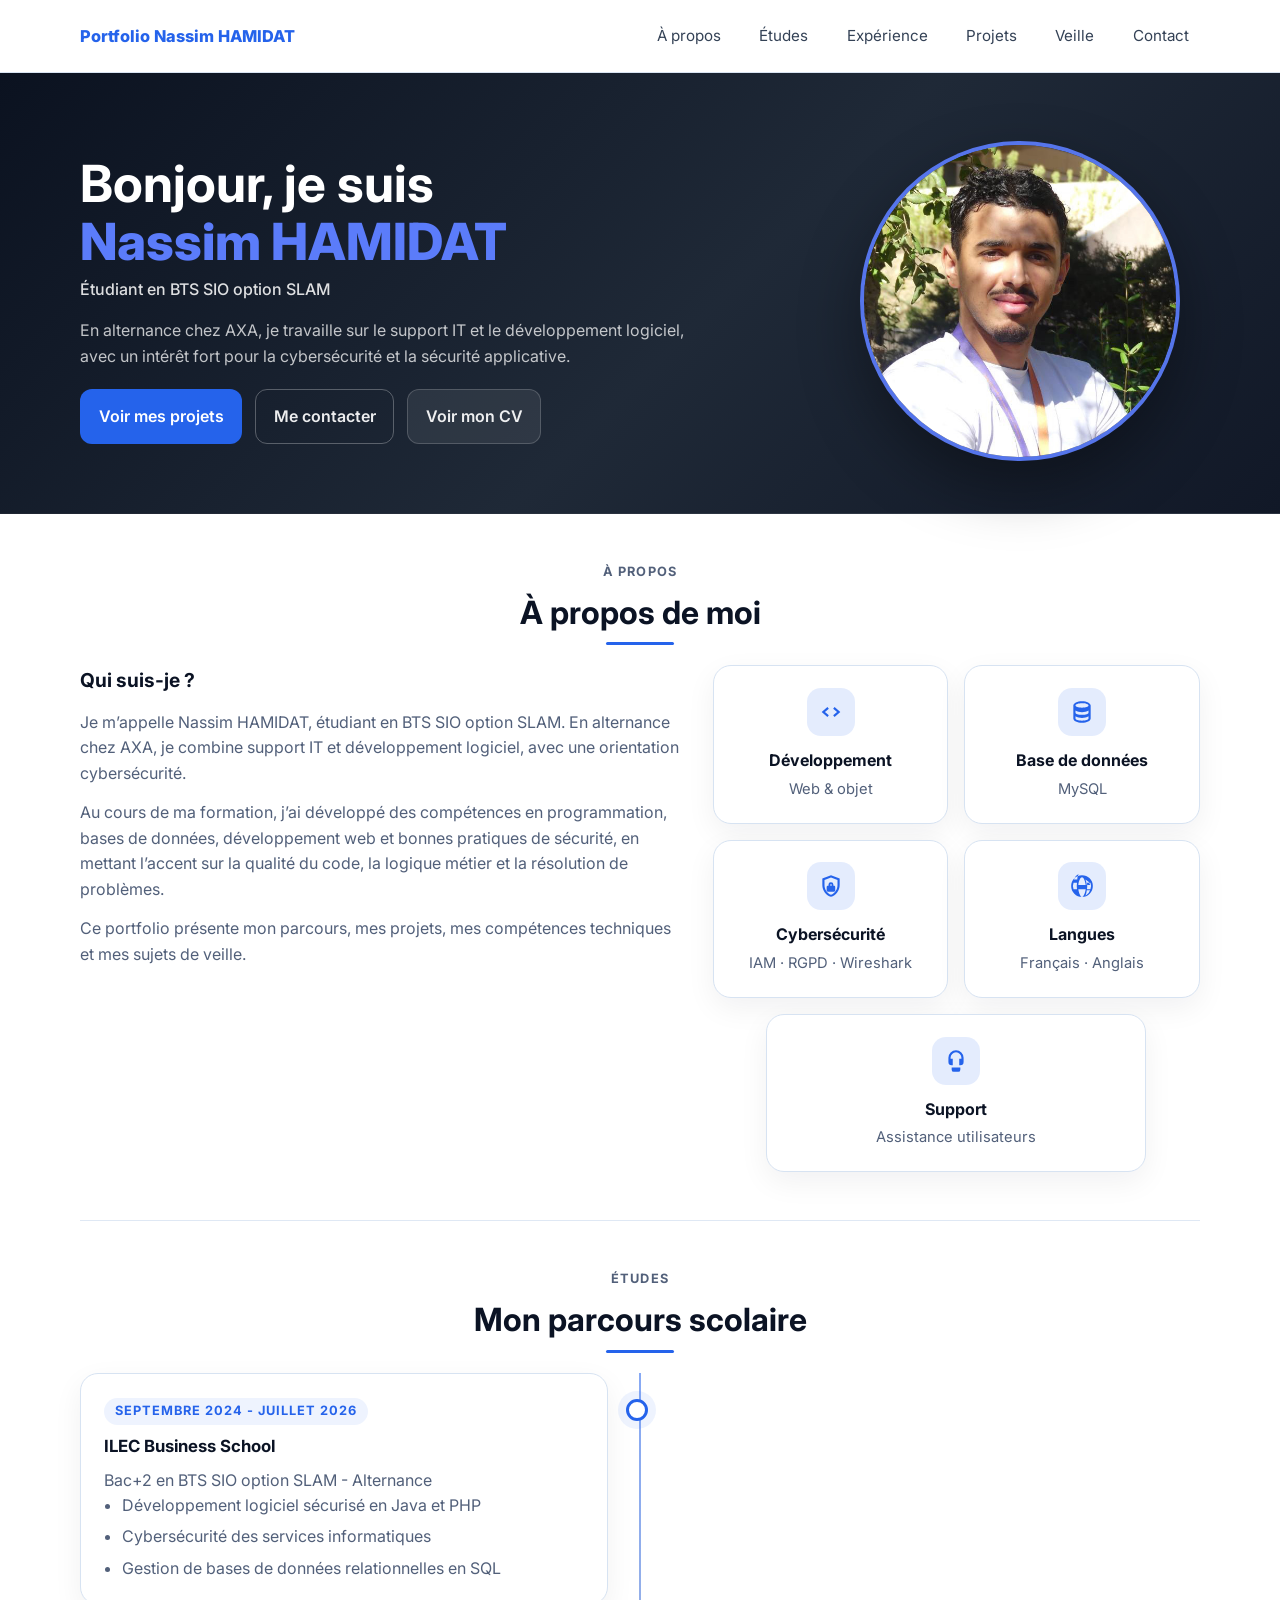
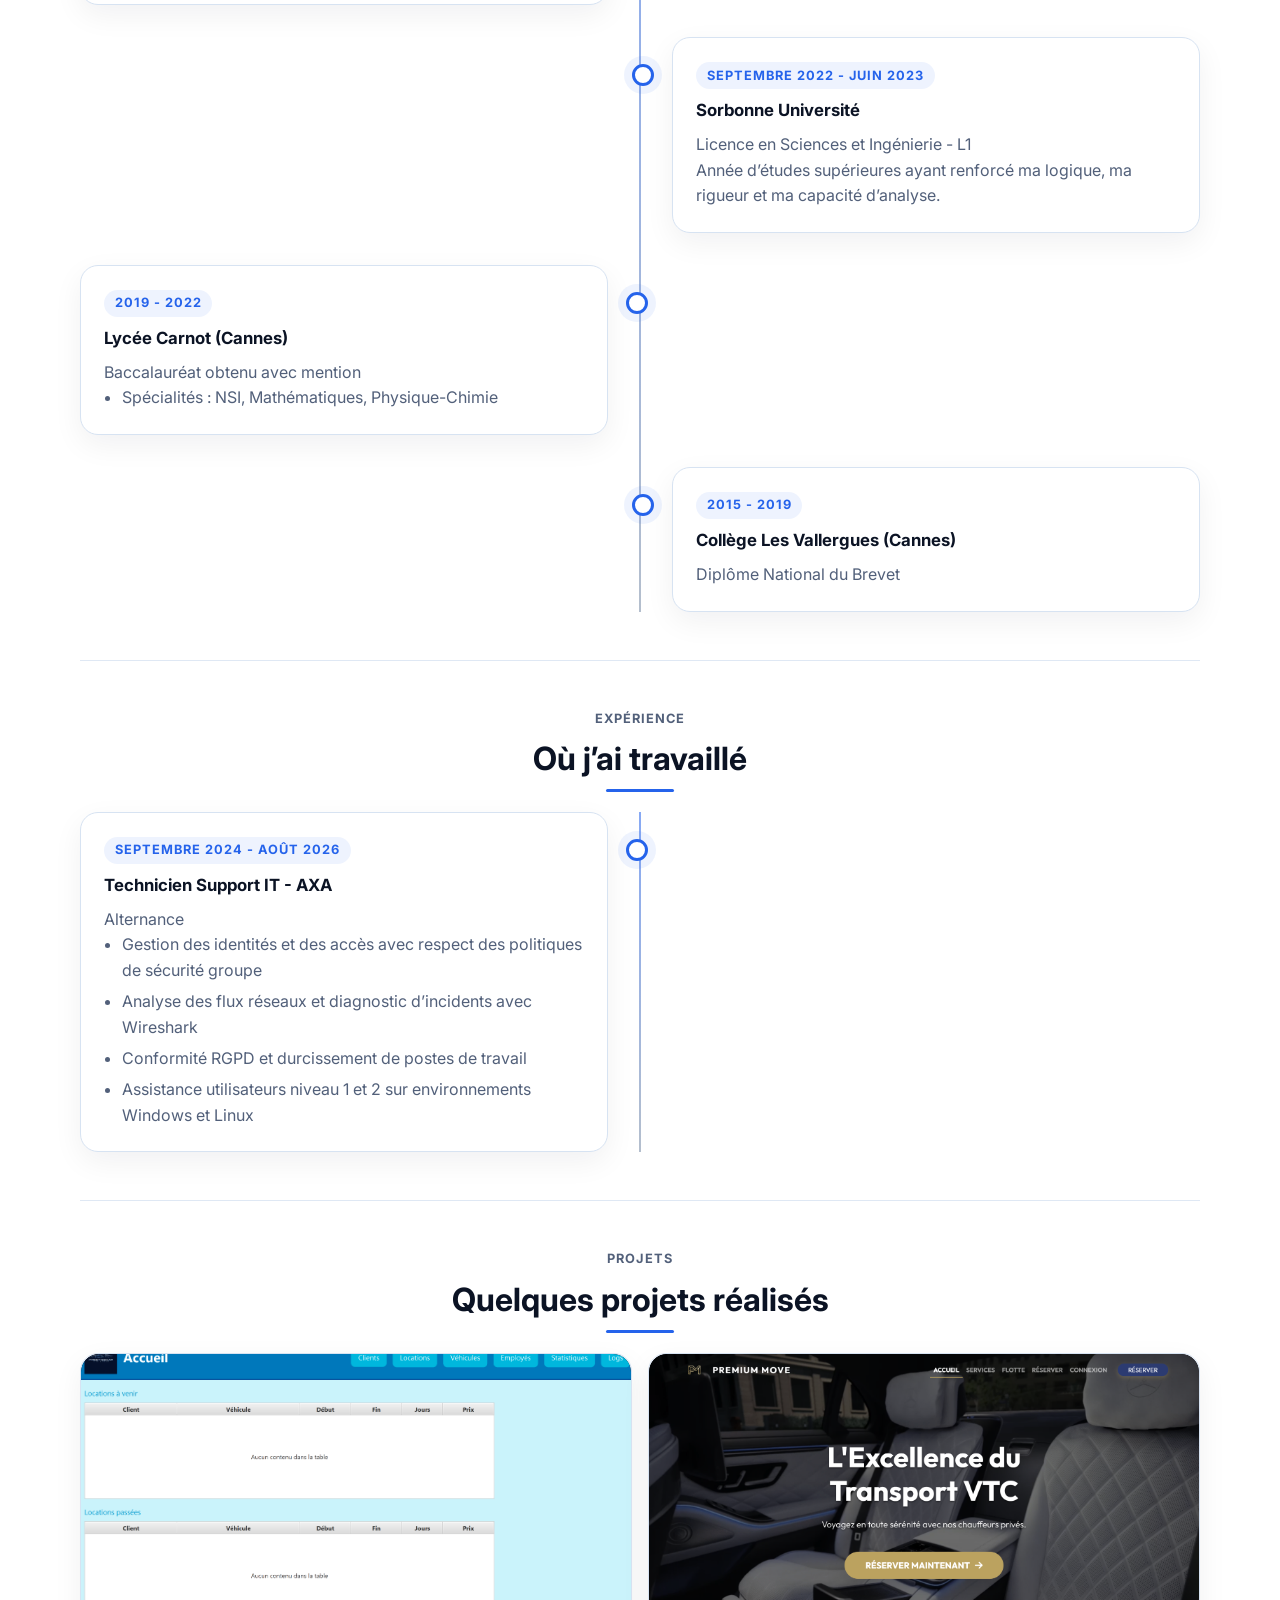
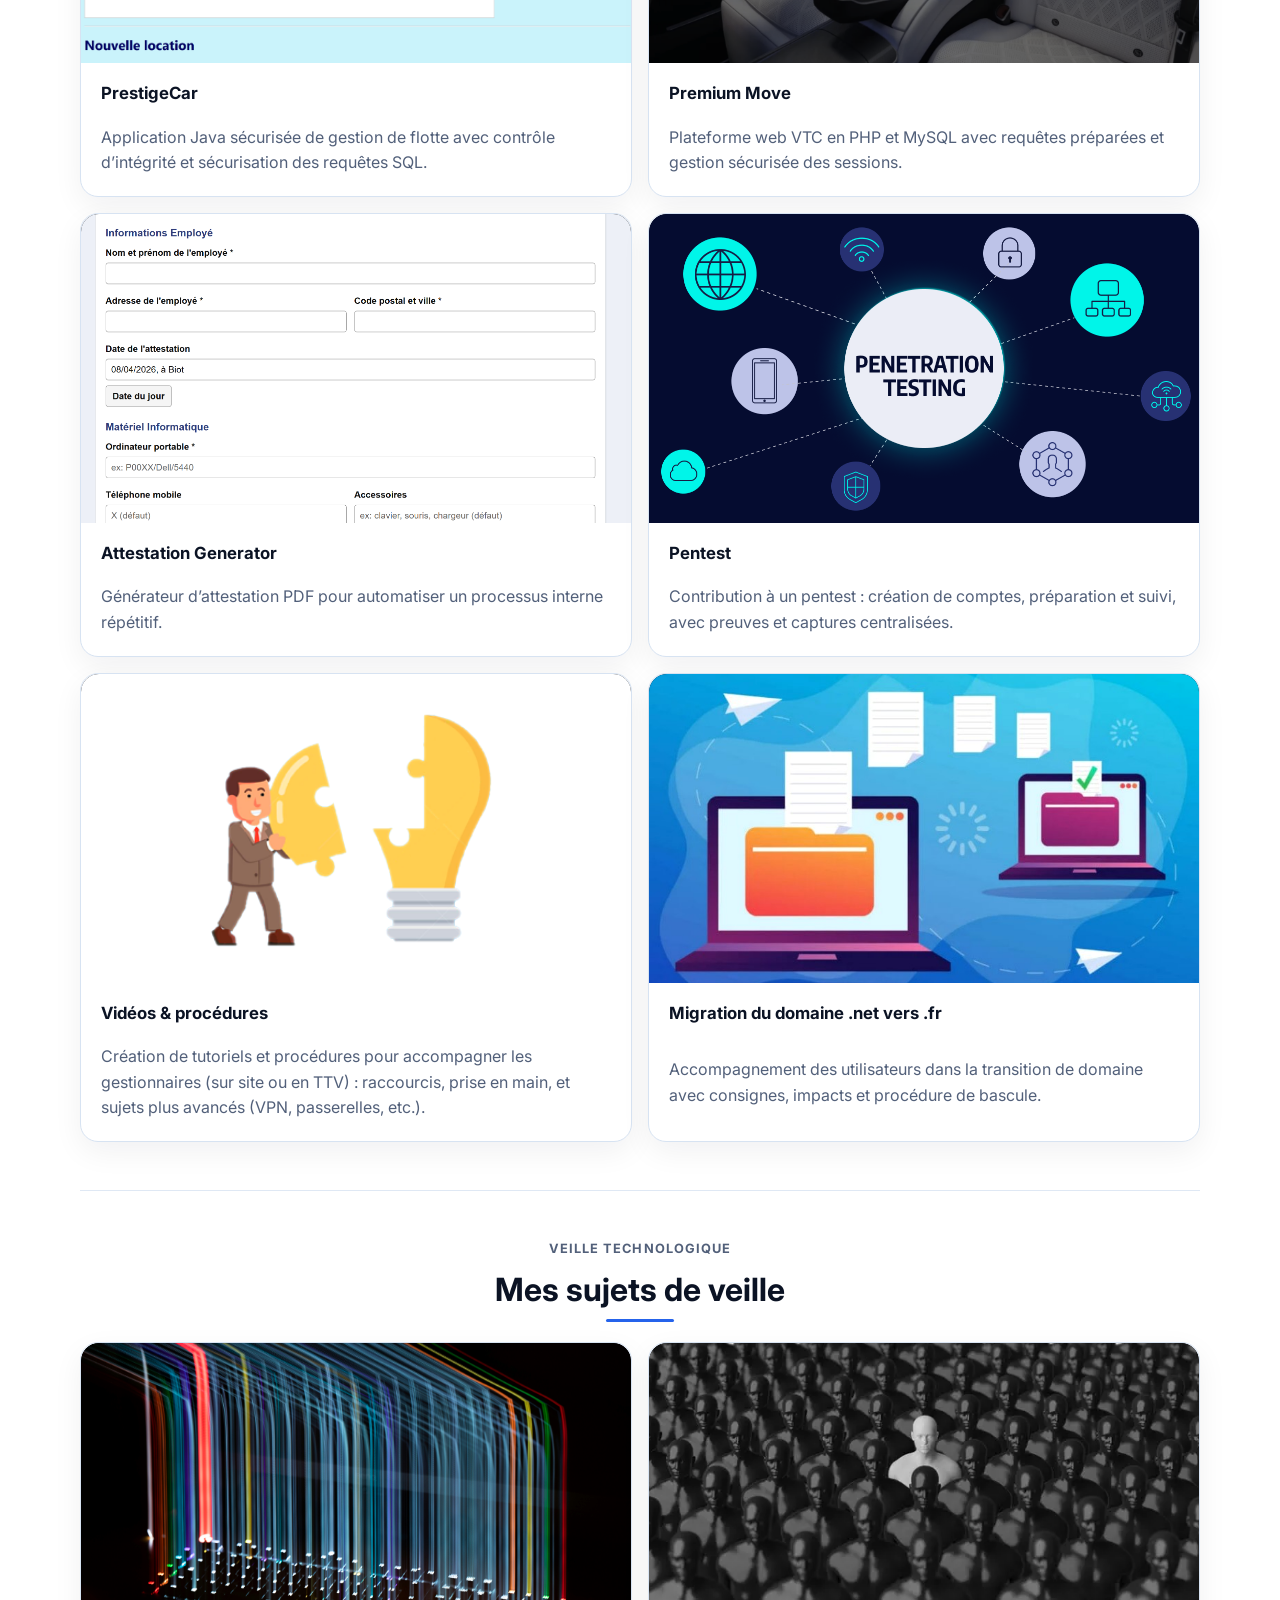
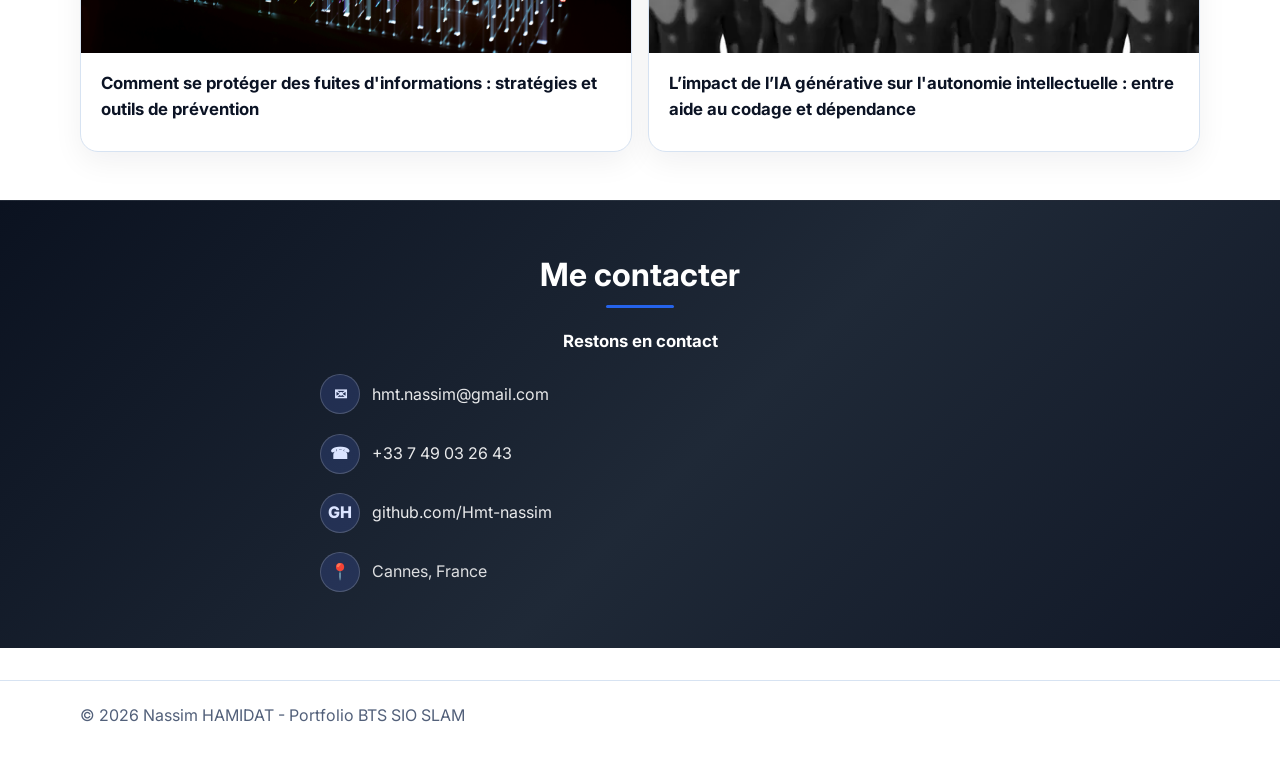
<file: index.html>
<!DOCTYPE html>
<html lang="fr">
<head>
  <meta charset="UTF-8">
  <meta name="viewport" content="width=device-width, initial-scale=1.0">
  <title>Portfolio - Nassim HAMIDAT | BTS SIO SLAM</title>
  <meta name="description" content="Portfolio de Nassim HAMIDAT pour l'épreuve BTS SIO SLAM : parcours, études, expérience, projets, veille et contact.">
  <link rel="icon" href="assets/images/profile/profile.jpeg" type="image/jpeg">
  <link rel="apple-touch-icon" href="assets/images/profile/profile.jpeg">
  <link rel="preconnect" href="https://fonts.googleapis.com">
  <link rel="preconnect" href="https://fonts.gstatic.com" crossorigin>
  <link href="https://fonts.googleapis.com/css2?family=Inter:wght@400;500;600;700;800&display=swap" rel="stylesheet">
  <link rel="stylesheet" href="styles.css">
</head>
<body>
  <header class="header">
    <div class="container nav">
      <a class="brand" href="#accueil">Portfolio Nassim HAMIDAT</a>
      <nav id="main-nav">
        <a href="#a-propos">À propos</a>
        <a href="#etudes">Études</a>
        <a href="#experience">Expérience</a>
        <a href="#projets">Projets</a>
        <a href="#veille">Veille</a>
        <a href="#contact">Contact</a>
      </nav>
    </div>
  </header>

  <main id="accueil">
    <section class="hero-wrap">
      <div class="container hero">
        <div class="hero-content">
          <h1>
            Bonjour, je suis
            <span class="hero-name">Nassim HAMIDAT</span>
          </h1>
          <p class="hero-role">Étudiant en BTS SIO option SLAM</p>
          <p class="hero-text">
            En alternance chez AXA, je travaille sur le support IT et le développement logiciel, avec un intérêt fort pour la cybersécurité et la sécurité applicative.
          </p>
          <div class="hero-actions">
            <a class="btn primary" href="#projets">Voir mes projets</a>
            <a class="btn outline" href="#contact">Me contacter</a>
            <a class="btn secondary" href="assets/docs/cv-nassim-hamidat.pdf" target="_blank" rel="noreferrer">Voir mon CV</a>
          </div>
        </div>
        <aside class="hero-photo">
          <div class="avatar-ring">
            <img class="avatar-img" src="assets/images/profile/profile.jpeg" alt="Photo de profil">
          </div>
        </aside>
      </div>
    </section>

    <section id="a-propos" class="section container">
      <div class="section-heading">
        <p class="section-kicker">À propos</p>
        <h2>À propos de moi</h2>
      </div>
      <div class="about-layout">
        <article class="about-card">
          <h3>Qui suis-je ?</h3>
          <p>
            Je m’appelle Nassim HAMIDAT, étudiant en BTS SIO option SLAM. En alternance chez AXA,
            je combine support IT et développement logiciel, avec une orientation cybersécurité.
          </p>
          <p class="about-paragraph">
            Au cours de ma formation, j’ai développé des compétences en programmation, bases de données,
            développement web et bonnes pratiques de sécurité, en mettant l’accent sur la qualité du code,
            la logique métier et la résolution de problèmes.
          </p>
          <p class="about-paragraph">
            Ce portfolio présente mon parcours, mes projets, mes compétences techniques et mes sujets de veille.
          </p>
        </article>

        <div class="skill-grid">
          <article class="card skill-card">
            <span class="skill-icon" aria-hidden="true">
              <svg viewBox="0 0 24 24" focusable="false">
                <path d="M8.7 16.6 3.4 12l5.3-4.6 1.3 1.5L6.4 12l3.6 3.1-1.3 1.5Zm6.6 0-1.3-1.5L17.6 12 14 8.9l1.3-1.5 5.3 4.6-5.3 4.6Z" fill="currentColor"/>
              </svg>
            </span>
            <h4>Développement</h4>
            <p>Web &amp; objet</p>
          </article>

          <article class="card skill-card">
            <span class="skill-icon" aria-hidden="true">
              <svg viewBox="0 0 24 24" focusable="false">
                <path d="M12 2c-4.4 0-8 1.8-8 4v12c0 2.2 3.6 4 8 4s8-1.8 8-4V6c0-2.2-3.6-4-8-4Zm0 2c3.5 0 6 .9 6 2s-2.5 2-6 2-6-.9-6-2 2.5-2 6-2Zm0 16c-3.5 0-6-.9-6-2v-2c1.5 1 3.9 1.6 6 1.6s4.5-.6 6-1.6v2c0 1.1-2.5 2-6 2Zm0-5.4c-3.5 0-6-.9-6-2v-2c1.5 1 3.9 1.6 6 1.6s4.5-.6 6-1.6v2c0 1.1-2.5 2-6 2Z" fill="currentColor"/>
              </svg>
            </span>
            <h4>Base de données</h4>
            <p>MySQL</p>
          </article>

          <article class="card skill-card">
            <span class="skill-icon" aria-hidden="true">
              <svg viewBox="0 0 24 24" focusable="false">
                <path d="M12 2 20 5v6c0 5.2-3.4 9.7-8 11-4.6-1.3-8-5.8-8-11V5l8-3Zm0 2.2L6 6.4V11c0 4.1 2.5 7.8 6 9 3.5-1.2 6-4.9 6-9V6.4l-6-2.2Zm0 4.3a2.2 2.2 0 0 1 2.2 2.2v1.1h.6c.6 0 1.1.5 1.1 1.1v3.2c0 .6-.5 1.1-1.1 1.1H9.1c-.6 0-1.1-.5-1.1-1.1v-3.2c0-.6.5-1.1 1.1-1.1h.6v-1.1A2.2 2.2 0 0 1 12 8.5Zm0 1.7c-.3 0-.6.3-.6.6v1h1.2v-1c0-.3-.3-.6-.6-.6Z" fill="currentColor"/>
              </svg>
            </span>
            <h4>Cybersécurité</h4>
            <p>IAM · RGPD · Wireshark</p>
          </article>

          <article class="card skill-card">
            <span class="skill-icon" aria-hidden="true">
              <svg viewBox="0 0 24 24" focusable="false">
                <path d="M12 2a10 10 0 1 0 .001 20.001A10 10 0 0 0 12 2Zm7.5 9h-3.1a15.3 15.3 0 0 0-1.2-5 8.03 8.03 0 0 1 4.3 5Zm-7.5-7c1.3 0 2.7 2.5 3.4 7H8.6c.7-4.5 2.1-7 3.4-7ZM4.2 15a7.9 7.9 0 0 1 0-6h3.2a18 18 0 0 0 0 6H4.2Zm.3-9a8.03 8.03 0 0 1 4.3-5 15.3 15.3 0 0 0-1.2 5H4.5Zm7.5 16c-1.3 0-2.7-2.5-3.4-7h6.8c-.7 4.5-2.1 7-3.4 7Zm3.2-1a15.3 15.3 0 0 0 1.2-5h3.1a8.03 8.03 0 0 1-4.3 5Zm1.4-6a18 18 0 0 0 0-6h3.2a7.9 7.9 0 0 1 0 6h-3.2Z" fill="currentColor"/>
              </svg>
            </span>
            <h4>Langues</h4>
            <p>Français · Anglais</p>
          </article>

          <article class="card skill-card">
            <span class="skill-icon" aria-hidden="true">
              <svg viewBox="0 0 24 24" focusable="false">
                <path d="M12 2a7 7 0 0 0-7 7v4a3 3 0 0 0 3 3h1v-6H7V9a5 5 0 1 1 10 0v1h-2v6h1a3 3 0 0 0 3-3V9a7 7 0 0 0-7-7Zm-4 18a2 2 0 0 0 2 2h4a2 2 0 0 0 2-2v-2H8v2Z" fill="currentColor"/>
              </svg>
            </span>
            <h4>Support</h4>
            <p>Assistance utilisateurs</p>
          </article>
        </div>
      </div>
    </section>

    <section id="etudes" class="section container">
      <div class="section-heading">
        <p class="section-kicker">Études</p>
        <h2>Mon parcours scolaire</h2>
      </div>
      <div class="timeline">
        <article class="card timeline-item">
          <span class="timeline-date">Septembre 2024 - Juillet 2026</span>
          <h3>ILEC Business School</h3>
          <p>Bac+2 en BTS SIO option SLAM - Alternance</p>
          <ul>
            <li>Développement logiciel sécurisé en Java et PHP</li>
            <li>Cybersécurité des services informatiques</li>
            <li>Gestion de bases de données relationnelles en SQL</li>
          </ul>
        </article>
        <article class="card timeline-item">
          <span class="timeline-date">Septembre 2022 - Juin 2023</span>
          <h3>Sorbonne Université</h3>
          <p>Licence en Sciences et Ingénierie - L1</p>
          <p>Année d’études supérieures ayant renforcé ma logique, ma rigueur et ma capacité d’analyse.</p>
        </article>
        <article class="card timeline-item">
          <span class="timeline-date">2019 - 2022</span>
          <h3>Lycée Carnot (Cannes)</h3>
          <p>Baccalauréat obtenu avec mention</p>
          <ul>
            <li>Spécialités : NSI, Mathématiques, Physique-Chimie</li>
          </ul>
        </article>
        <article class="card timeline-item">
          <span class="timeline-date">2015 - 2019</span>
          <h3>Collège Les Vallergues (Cannes)</h3>
          <p>Diplôme National du Brevet</p>
        </article>
      </div>
    </section>

    <section id="experience" class="section container">
      <div class="section-heading">
        <p class="section-kicker">Expérience</p>
        <h2>Où j’ai travaillé</h2>
      </div>
      <div class="timeline">
        <article class="card timeline-item">
          <span class="timeline-date">Septembre 2024 - Août 2026</span>
          <h3>Technicien Support IT - AXA</h3>
          <p>Alternance</p>
          <ul>
            <li>Gestion des identités et des accès avec respect des politiques de sécurité groupe</li>
            <li>Analyse des flux réseaux et diagnostic d’incidents avec Wireshark</li>
            <li>Conformité RGPD et durcissement de postes de travail</li>
            <li>Assistance utilisateurs niveau 1 et 2 sur environnements Windows et Linux</li>
          </ul>
        </article>
      </div>
    </section>

    <section id="projets" class="section container">
      <div class="section-heading">
        <p class="section-kicker">Projets</p>
        <h2>Quelques projets réalisés</h2>
      </div>
      <div class="grid two">
        <a href="pages/project-prestige-car.html" class="card-link">
          <article class="card project-card veille-card">
            <div class="project-media prestige-media has-image">
              <img class="project-img" src="assets/images/prestige-car/home.png" alt="PrestigeCar - aperçu">
            </div>
            <div class="project-body">
              <div class="project-top">
                <h3>PrestigeCar</h3>
              </div>
              <p>Application Java sécurisée de gestion de flotte avec contrôle d’intégrité et sécurisation des requêtes SQL.</p>
            </div>
          </article>
        </a>

        <a href="pages/project-premium-move.html" class="card-link">
          <article class="card project-card veille-card">
            <div class="project-media premium-media has-image">
              <img class="project-img" src="assets/images/premium-move/home.png" alt="Premium Move - aperçu">
            </div>
            <div class="project-body">
              <div class="project-top">
                <h3>Premium Move</h3>
              </div>
              <p>Plateforme web VTC en PHP et MySQL avec requêtes préparées et gestion sécurisée des sessions.</p>
            </div>
          </article>
        </a>

        <a href="pages/project-attestation-generator.html" class="card-link">
          <article class="card project-card veille-card">
            <div class="project-media work-media has-image">
              <img class="project-img" src="assets/images/attestation-generator/home.png" alt="Attestation Generator - aperçu">
            </div>
            <div class="project-body">
              <div class="project-top">
                <h3>Attestation Generator</h3>
              </div>
              <p>Générateur d’attestation PDF pour automatiser un processus interne répétitif.</p>
            </div>
          </article>
        </a>

        <a href="pages/project-pentest.html" class="card-link" aria-label="Ouvrir le détail du projet Pentest">
          <article class="card project-card veille-card">
            <div class="project-media has-image">
              <img class="project-img" src="assets/images/pentest/pentest_image.png" alt="Pentest - aperçu">
            </div>
            <div class="project-body">
              <div class="project-top">
                <h3>Pentest</h3>
              </div>
              <p>Contribution à un pentest : création de comptes, préparation et suivi, avec preuves et captures centralisées.</p>
            </div>
          </article>
        </a>

        <a href="pages/project-procedures.html" class="card-link" aria-label="Ouvrir le détail du projet Vidéos et procédures">
          <article class="card project-card veille-card">
            <div class="project-media has-image">
              <img class="project-img" src="assets/images/procedure/procedure_home.png" alt="Vidéos & procédures - aperçu">
            </div>
            <div class="project-body">
              <div class="project-top">
                <h3>Vidéos & procédures</h3>
              </div>
              <p>Création de tutoriels et procédures pour accompagner les gestionnaires (sur site ou en TTV) : raccourcis, prise en main, et sujets plus avancés (VPN, passerelles, etc.).</p>
            </div>
          </article>
        </a>

        <a href="pages/project-migration-domaine.html" class="card-link" aria-label="Ouvrir le détail du projet Migration de domaine">
          <article class="card project-card veille-card">
            <div class="project-media has-image">
              <img class="project-img" src="assets/images/migration/migration.jpg" alt="Migration de domaine - aperçu">
            </div>
            <div class="project-body">
              <div class="project-top">
                <h3>Migration du domaine .net vers .fr</h3>
              </div>
              <p>Accompagnement des utilisateurs dans la transition de domaine avec consignes, impacts et procédure de bascule.</p>
            </div>
          </article>
        </a>
      </div>
    </section>

    <section id="veille" class="section container">
      <div class="section-heading">
        <p class="section-kicker">Veille technologique</p>
        <h2>Mes sujets de veille</h2>
      </div>
      <div class="grid two mt-125">
        <a href="pages/veille-1.html" class="card-link" aria-label="Ouvrir la veille 1">
          <article class="card project-card veille-card">
            <div class="project-media watch-media-one has-image">
              <img class="project-img" src="assets/images/veille-1/home.jpg" alt="Veille 1 - aperçu">
            </div>
            <div class="project-body">
              <div class="project-top">
                <h3>Comment se protéger des fuites d'informations : stratégies et outils de prévention</h3>
              </div>
            </div>
          </article>
        </a>
        <a href="pages/veille-2.html" class="card-link" aria-label="Ouvrir la veille 2">
          <article class="card project-card veille-card">
            <div class="project-media watch-media-two has-image">
              <img class="project-img" src="assets/images/veille-2/home.jpg" alt="Veille 2 - aperçu">
            </div>
            <div class="project-body">
              <div class="project-top">
                <h3>L’impact de l’IA générative sur l'autonomie intellectuelle : entre aide au codage et dépendance</h3>
              </div>
            </div>
          </article>
        </a>
      </div>
    </section>

    <section id="contact" class="contact-wrap">
      <div class="container contact-simple">
        <div class="section-heading">
          <h2>Me contacter</h2>
        </div>
        <h3 class="contact-sub">Restons en contact</h3>
        <ul class="contact-list">
          <li class="contact-item">
            <span class="contact-icon">✉</span>
            <a href="mailto:hmt.nassim@gmail.com">hmt.nassim@gmail.com</a>
          </li>
          <li class="contact-item">
            <span class="contact-icon">☎</span>
            <a href="tel:+33749032643">+33 7 49 03 26 43</a>
          </li>
          <li class="contact-item">
            <span class="contact-icon">GH</span>
            <a href="https://github.com/Hmt-nassim" target="_blank" rel="noreferrer">github.com/Hmt-nassim</a>
          </li>
          <li class="contact-item">
            <span class="contact-icon">📍</span>
            <span>Cannes, France</span>
          </li>
        </ul>
        
      </div>
    </section>
  </main>

  <footer class="footer">
    <div class="container">
      <p>© 2026 Nassim HAMIDAT - Portfolio BTS SIO SLAM</p>
    </div>
  </footer>
</body>
</html>
</file>
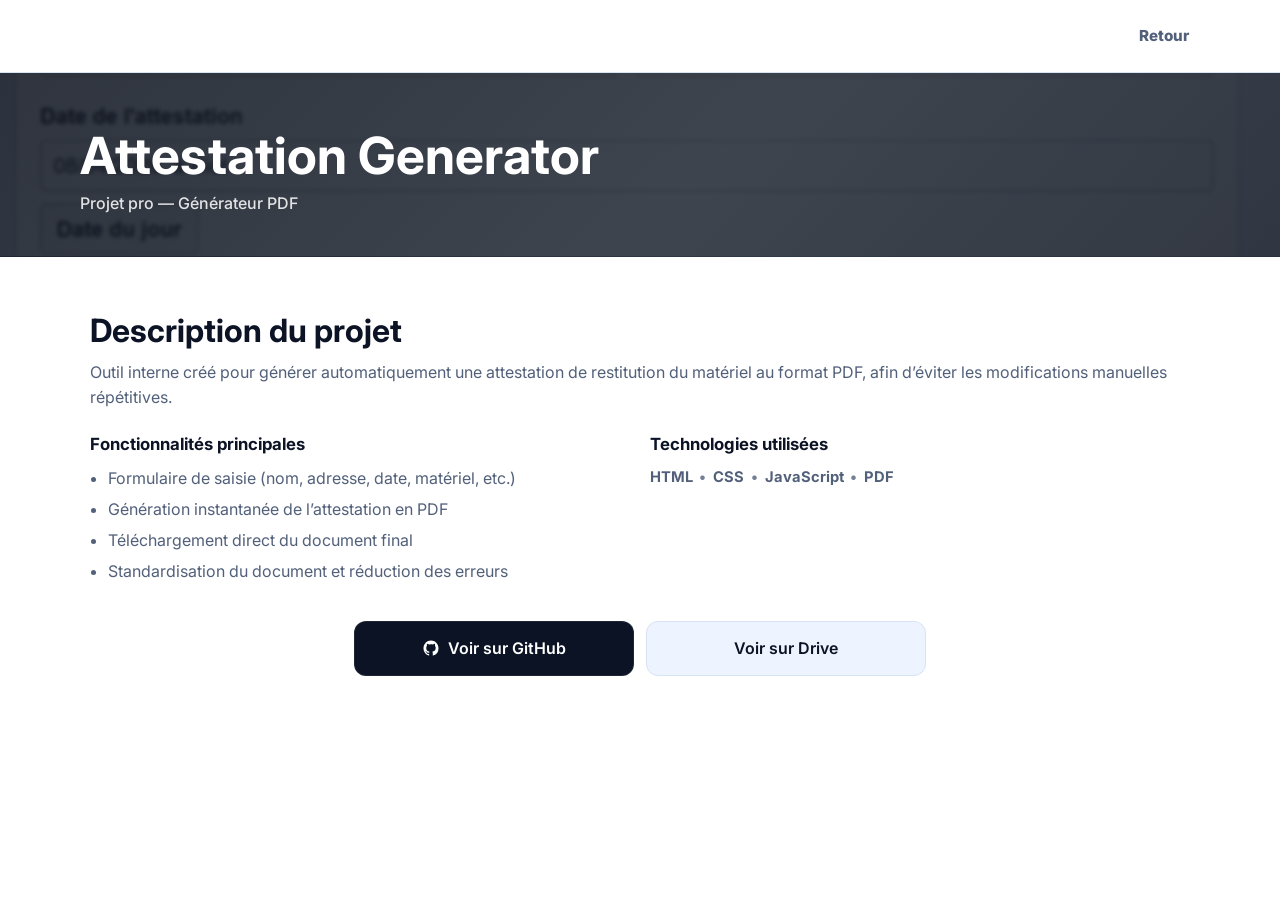
<file: pages/project-attestation-generator.html>
<!DOCTYPE html>
<html lang="fr">
<head>
  <meta charset="UTF-8">
  <meta name="viewport" content="width=device-width, initial-scale=1.0">
  <title>Projet entreprise | Nassim HAMIDAT</title>
  <link rel="icon" href="../assets/images/profile/profile.jpeg" type="image/jpeg">
  <link rel="apple-touch-icon" href="../assets/images/profile/profile.jpeg">
  <link rel="preconnect" href="https://fonts.googleapis.com">
  <link rel="preconnect" href="https://fonts.gstatic.com" crossorigin>
  <link href="https://fonts.googleapis.com/css2?family=Inter:wght@400;500;600;700;800&display=swap" rel="stylesheet">
  <link rel="stylesheet" href="../styles.css">
</head>
<body>
  <header class="header">
    <div class="container nav">
      <a class="back-link" href="../index.html#projets">Retour</a>
    </div>
  </header>

  <section class="hero-wrap cover" style="--hero-cover: url('../assets/images/attestation-generator/home.png');">
    <div class="container hero-inner">
      <h1>Attestation Generator</h1>
      <p class="hero-role">Projet pro — Générateur PDF</p>
    </div>
  </section>

  <main class="page">
    <section>
      <h2>Description du projet</h2>
      <p class="mt-06">
        Outil interne créé pour générer automatiquement une attestation de restitution du matériel au format PDF, afin d’éviter les modifications manuelles répétitives.
      </p>
    </section>

    <div class="detail-grid mt-125">
      <section>
        <h3>Fonctionnalités principales</h3>
        <ul>
          <li>Formulaire de saisie (nom, adresse, date, matériel, etc.)</li>
          <li>Génération instantanée de l’attestation en PDF</li>
          <li>Téléchargement direct du document final</li>
          <li>Standardisation du document et réduction des erreurs</li>
        </ul>
      </section>
      <section>
        <h3>Technologies utilisées</h3>
        <div class="chip-list mt-05">
          <span class="chip">HTML</span>
          <span class="chip">CSS</span>
          <span class="chip">JavaScript</span>
          <span class="chip">PDF</span>
        </div>
      </section>
    </div>

    <div class="center-action">
      <a class="btn github" href="https://github.com/Hmt-nassim/Attestation-generator/releases/tag/V1.0" target="_blank" rel="noreferrer">
        <svg viewBox="0 0 24 24" aria-hidden="true" focusable="false">
          <path d="M12 2C6.48 2 2 6.58 2 12.26c0 4.54 2.87 8.39 6.84 9.75.5.1.68-.22.68-.48 0-.24-.01-.88-.01-1.73-2.78.62-3.37-1.38-3.37-1.38-.45-1.17-1.11-1.48-1.11-1.48-.91-.64.07-.63.07-.63 1 .07 1.53 1.06 1.53 1.06.9 1.57 2.36 1.12 2.94.85.09-.67.35-1.12.63-1.38-2.22-.26-4.56-1.14-4.56-5.05 0-1.11.38-2.02 1.01-2.73-.1-.26-.44-1.31.1-2.73 0 0 .83-.27 2.72 1.04a9.18 9.18 0 0 1 2.48-.35c.84 0 1.69.12 2.48.35 1.89-1.31 2.72-1.04 2.72-1.04.54 1.42.2 2.47.1 2.73.63.71 1.01 1.62 1.01 2.73 0 3.92-2.34 4.79-4.57 5.05.36.32.68.95.68 1.92 0 1.39-.01 2.5-.01 2.84 0 .27.18.59.69.48A10.2 10.2 0 0 0 22 12.26C22 6.58 17.52 2 12 2Z"/>
        </svg>
        Voir sur GitHub
      </a>
      <a class="btn secondary" href="https://drive.google.com/drive/u/1/folders/1WDO39dRd4CkzVCAqiqjr6orW3A7Mm0UV" target="_blank" rel="noreferrer">Voir sur Drive</a>
    </div>
  </main>
</body>
</html>
</file>
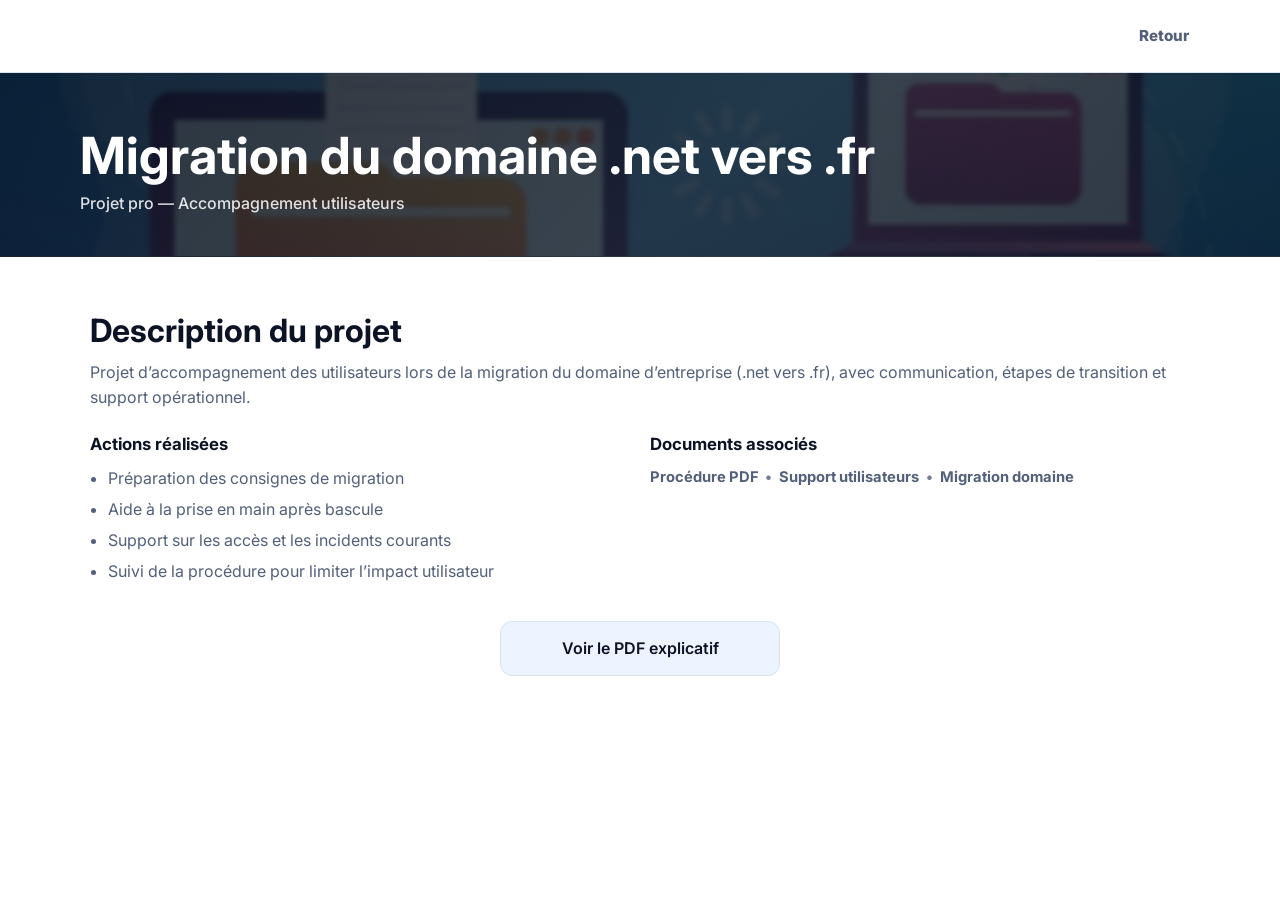
<file: pages/project-migration-domaine.html>
<!DOCTYPE html>
<html lang="fr">
<head>
  <meta charset="UTF-8">
  <meta name="viewport" content="width=device-width, initial-scale=1.0">
  <title>Migration .net vers .fr | Nassim HAMIDAT</title>
  <link rel="icon" href="../assets/images/profile/profile.jpeg" type="image/jpeg">
  <link rel="apple-touch-icon" href="../assets/images/profile/profile.jpeg">
  <link rel="preconnect" href="https://fonts.googleapis.com">
  <link rel="preconnect" href="https://fonts.gstatic.com" crossorigin>
  <link href="https://fonts.googleapis.com/css2?family=Inter:wght@400;500;600;700;800&display=swap" rel="stylesheet">
  <link rel="stylesheet" href="../styles.css">
</head>
<body>
  <header class="header">
    <div class="container nav">
      <a class="back-link" href="../index.html#projets">Retour</a>
    </div>
  </header>

  <section class="hero-wrap cover" style="--hero-cover: url('../assets/images/migration/migration.jpg');">
    <div class="container hero-inner">
      <h1>Migration du domaine .net vers .fr</h1>
      <p class="hero-role">Projet pro — Accompagnement utilisateurs</p>
    </div>
  </section>

  <main class="page">
    <section>
      <h2>Description du projet</h2>
      <p class="mt-06">
        Projet d’accompagnement des utilisateurs lors de la migration du domaine d’entreprise (.net vers .fr), avec communication, étapes de transition et support opérationnel.
      </p>
    </section>

    <div class="detail-grid mt-125">
      <section>
        <h3>Actions réalisées</h3>
        <ul>
          <li>Préparation des consignes de migration</li>
          <li>Aide à la prise en main après bascule</li>
          <li>Support sur les accès et les incidents courants</li>
          <li>Suivi de la procédure pour limiter l’impact utilisateur</li>
        </ul>
      </section>
      <section>
        <h3>Documents associés</h3>
        <div class="chip-list mt-05">
          <span class="chip">Procédure PDF</span>
          <span class="chip">Support utilisateurs</span>
          <span class="chip">Migration domaine</span>
        </div>
      </section>
    </div>

    <div class="center-action">
      <a class="btn secondary" href="../assets/docs/migration.pdf" target="_blank" rel="noreferrer">Voir le PDF explicatif</a>
    </div>
  </main>
</body>
</html>
</file>
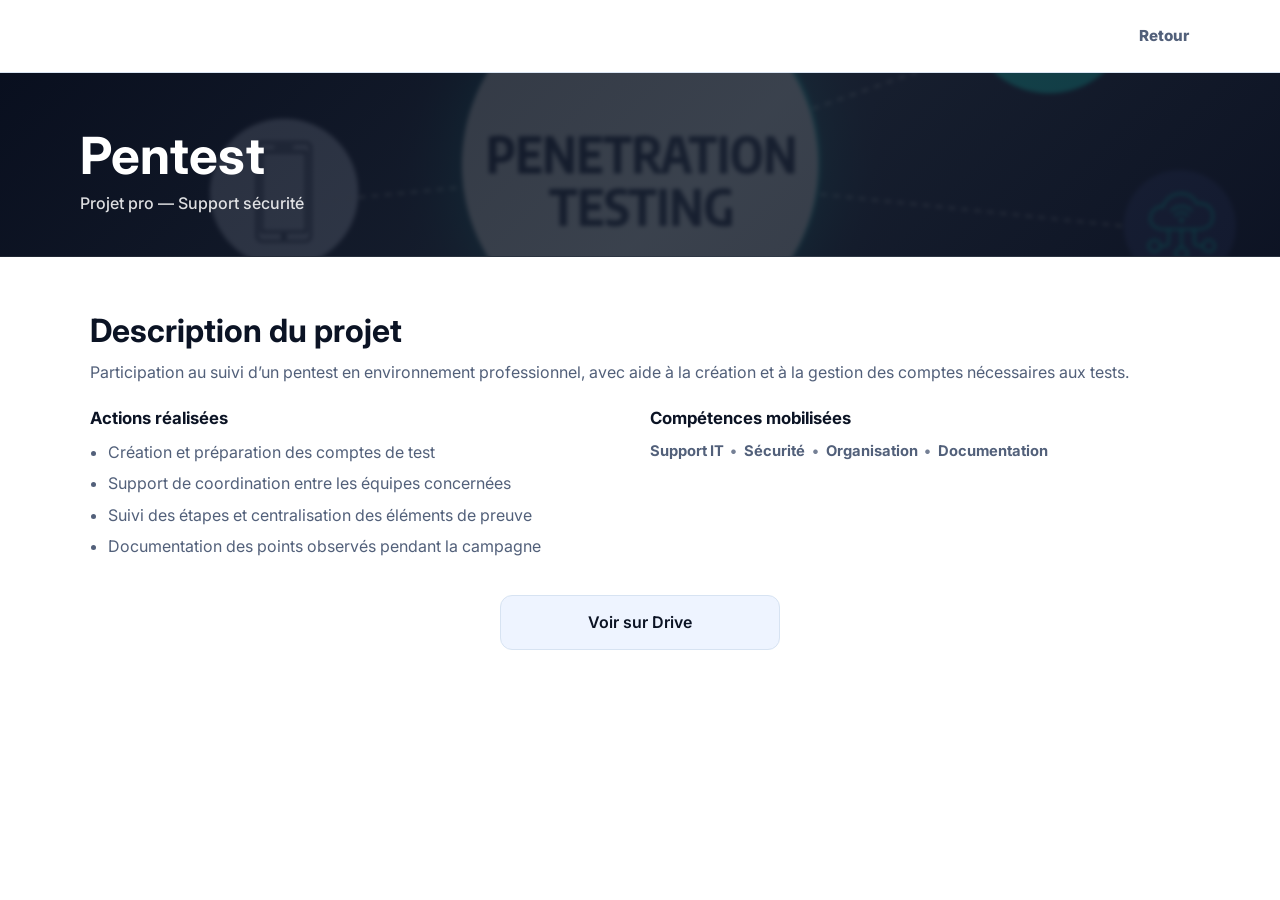
<file: pages/project-pentest.html>
<!DOCTYPE html>
<html lang="fr">
<head>
  <meta charset="UTF-8">
  <meta name="viewport" content="width=device-width, initial-scale=1.0">
  <title>Pentest | Nassim HAMIDAT</title>
  <link rel="icon" href="../assets/images/profile/profile.jpeg" type="image/jpeg">
  <link rel="apple-touch-icon" href="../assets/images/profile/profile.jpeg">
  <link rel="preconnect" href="https://fonts.googleapis.com">
  <link rel="preconnect" href="https://fonts.gstatic.com" crossorigin>
  <link href="https://fonts.googleapis.com/css2?family=Inter:wght@400;500;600;700;800&display=swap" rel="stylesheet">
  <link rel="stylesheet" href="../styles.css">
</head>
<body>
  <header class="header">
    <div class="container nav">
      <a class="back-link" href="../index.html#projets">Retour</a>
    </div>
  </header>

  <section class="hero-wrap cover" style="--hero-cover: url('../assets/images/pentest/pentest_image.png');">
    <div class="container hero-inner">
      <h1>Pentest</h1>
      <p class="hero-role">Projet pro — Support sécurité</p>
    </div>
  </section>

  <main class="page">
    <section>
      <h2>Description du projet</h2>
      <p class="mt-06">
        Participation au suivi d’un pentest en environnement professionnel, avec aide à la création et à la gestion des comptes nécessaires aux tests.
      </p>
    </section>

    <div class="detail-grid mt-125">
      <section>
        <h3>Actions réalisées</h3>
        <ul>
          <li>Création et préparation des comptes de test</li>
          <li>Support de coordination entre les équipes concernées</li>
          <li>Suivi des étapes et centralisation des éléments de preuve</li>
          <li>Documentation des points observés pendant la campagne</li>
        </ul>
      </section>
      <section>
        <h3>Compétences mobilisées</h3>
        <div class="chip-list mt-05">
          <span class="chip">Support IT</span>
          <span class="chip">Sécurité</span>
          <span class="chip">Organisation</span>
          <span class="chip">Documentation</span>
        </div>
      </section>
    </div>

    <div class="center-action">
      <a class="btn secondary" href="https://drive.google.com/drive/u/1/folders/10D9iBfp478OxOgJm5vWGDoqkZ0KZPKo7" target="_blank" rel="noreferrer">Voir sur Drive</a>
    </div>
  </main>
</body>
</html>
</file>
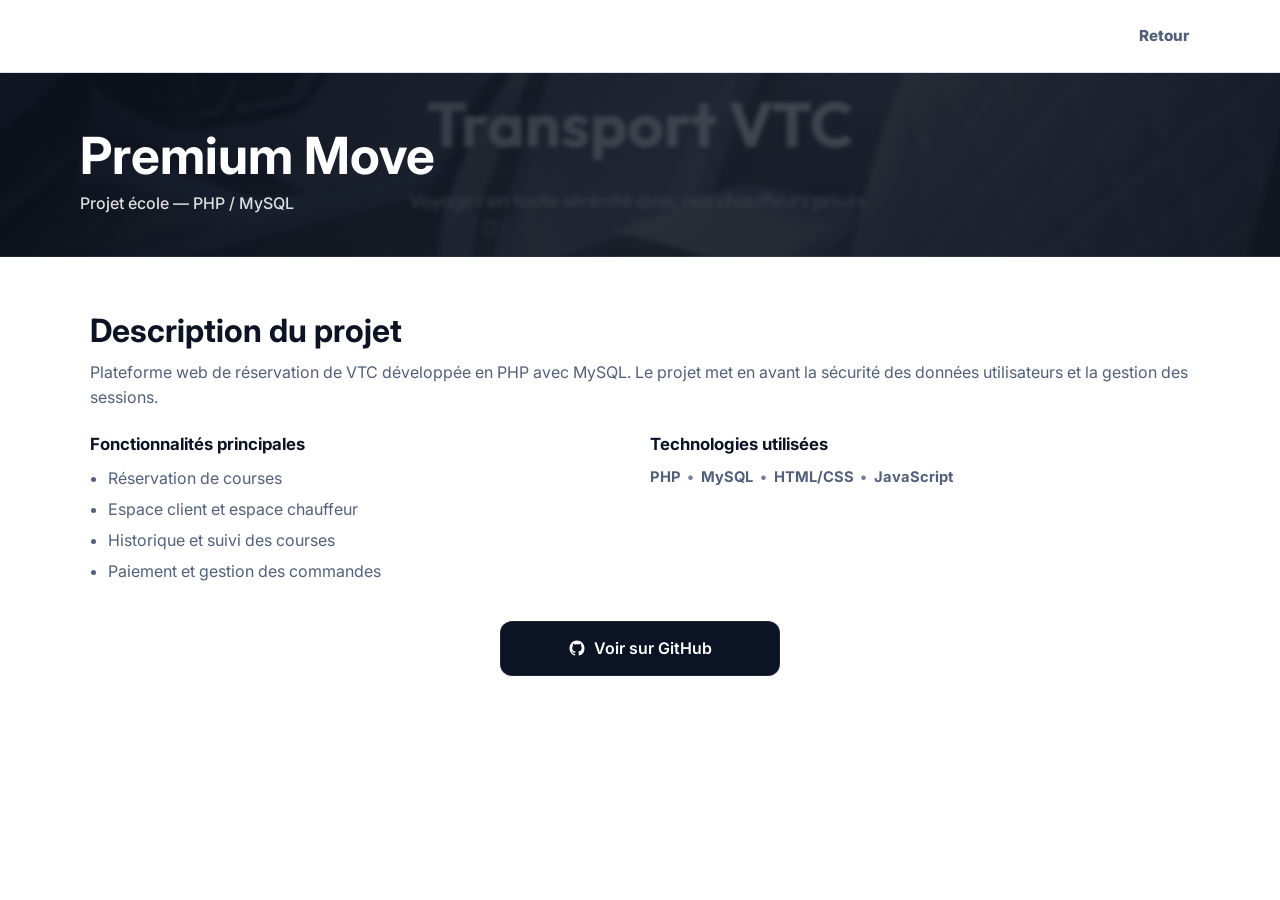
<file: pages/project-premium-move.html>
<!DOCTYPE html>
<html lang="fr">
<head>
  <meta charset="UTF-8">
  <meta name="viewport" content="width=device-width, initial-scale=1.0">
  <title>Premium Move - Détail du projet | Nassim HAMIDAT</title>
  <link rel="icon" href="../assets/images/profile/profile.jpeg" type="image/jpeg">
  <link rel="apple-touch-icon" href="../assets/images/profile/profile.jpeg">
  <link rel="preconnect" href="https://fonts.googleapis.com">
  <link rel="preconnect" href="https://fonts.gstatic.com" crossorigin>
  <link href="https://fonts.googleapis.com/css2?family=Inter:wght@400;500;600;700;800&display=swap" rel="stylesheet">
  <link rel="stylesheet" href="../styles.css">
</head>
<body>
  <header class="header">
    <div class="container nav">
      <a class="back-link" href="../index.html#projets">Retour</a>
    </div>
  </header>

  <section class="hero-wrap cover" style="--hero-cover: url('../assets/images/premium-move/home.png');">
    <div class="container hero-inner">
      <h1>Premium Move</h1>
      <p class="hero-role">Projet école — PHP / MySQL</p>
    </div>
  </section>

  <main class="page">
    <section>
      <h2>Description du projet</h2>
      <p class="mt-06">
        Plateforme web de réservation de VTC développée en PHP avec MySQL. Le projet met en avant la sécurité des données utilisateurs et la gestion des sessions.
      </p>
    </section>

    <div class="detail-grid mt-125">
      <section>
        <h3>Fonctionnalités principales</h3>
        <ul>
          <li>Réservation de courses</li>
          <li>Espace client et espace chauffeur</li>
          <li>Historique et suivi des courses</li>
          <li>Paiement et gestion des commandes</li>
        </ul>
      </section>
      <section>
        <h3>Technologies utilisées</h3>
        <div class="chip-list mt-05">
          <span class="chip">PHP</span>
          <span class="chip">MySQL</span>
          <span class="chip">HTML/CSS</span>
          <span class="chip">JavaScript</span>
        </div>
      </section>
    </div>

    <div class="center-action">
      <a class="btn github" href="https://github.com/Hmt-nassim/Premium-Move" target="_blank" rel="noreferrer">
        <svg viewBox="0 0 24 24" aria-hidden="true" focusable="false">
          <path d="M12 2C6.48 2 2 6.58 2 12.26c0 4.54 2.87 8.39 6.84 9.75.5.1.68-.22.68-.48 0-.24-.01-.88-.01-1.73-2.78.62-3.37-1.38-3.37-1.38-.45-1.17-1.11-1.48-1.11-1.48-.91-.64.07-.63.07-.63 1 .07 1.53 1.06 1.53 1.06.9 1.57 2.36 1.12 2.94.85.09-.67.35-1.12.63-1.38-2.22-.26-4.56-1.14-4.56-5.05 0-1.11.38-2.02 1.01-2.73-.1-.26-.44-1.31.1-2.73 0 0 .83-.27 2.72 1.04a9.18 9.18 0 0 1 2.48-.35c.84 0 1.69.12 2.48.35 1.89-1.31 2.72-1.04 2.72-1.04.54 1.42.2 2.47.1 2.73.63.71 1.01 1.62 1.01 2.73 0 3.92-2.34 4.79-4.57 5.05.36.32.68.95.68 1.92 0 1.39-.01 2.5-.01 2.84 0 .27.18.59.69.48A10.2 10.2 0 0 0 22 12.26C22 6.58 17.52 2 12 2Z"/>
        </svg>
        Voir sur GitHub
      </a>
    </div>
  </main>
</body>
</html>
</file>
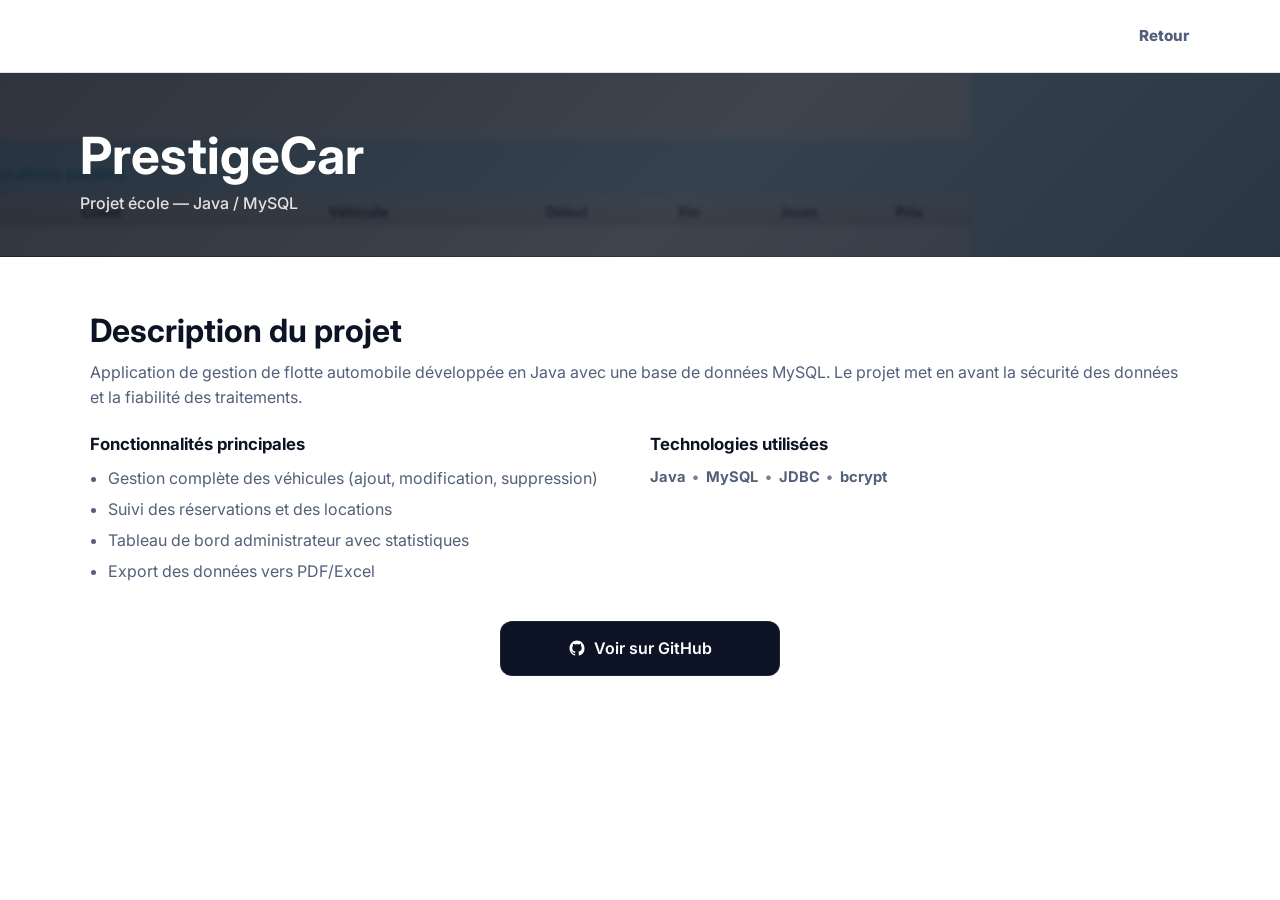
<file: pages/project-prestige-car.html>
<!DOCTYPE html>
<html lang="fr">
<head>
  <meta charset="UTF-8">
  <meta name="viewport" content="width=device-width, initial-scale=1.0">
  <title>PrestigeCar - Détail du projet | Nassim HAMIDAT</title>
  <link rel="icon" href="../assets/images/profile/profile.jpeg" type="image/jpeg">
  <link rel="apple-touch-icon" href="../assets/images/profile/profile.jpeg">
  <link rel="preconnect" href="https://fonts.googleapis.com">
  <link rel="preconnect" href="https://fonts.gstatic.com" crossorigin>
  <link href="https://fonts.googleapis.com/css2?family=Inter:wght@400;500;600;700;800&display=swap" rel="stylesheet">
  <link rel="stylesheet" href="../styles.css">
</head>
<body>
  <header class="header">
    <div class="container nav">
      <a class="back-link" href="../index.html#projets">Retour</a>
    </div>
  </header>

  <section class="hero-wrap cover" style="--hero-cover: url('../assets/images/prestige-car/home.png');">
    <div class="container hero-inner">
      <h1>PrestigeCar</h1>
      <p class="hero-role">Projet école — Java / MySQL</p>
    </div>
  </section>

  <main class="page">
    <section>
      <h2>Description du projet</h2>
      <p class="mt-06">
        Application de gestion de flotte automobile développée en Java avec une base de données MySQL. Le projet met en avant la sécurité des données et la fiabilité des traitements.
      </p>
    </section>

    <div class="detail-grid mt-125">
      <section>
        <h3>Fonctionnalités principales</h3>
        <ul>
          <li>Gestion complète des véhicules (ajout, modification, suppression)</li>
          <li>Suivi des réservations et des locations</li>
          <li>Tableau de bord administrateur avec statistiques</li>
          <li>Export des données vers PDF/Excel</li>
        </ul>
      </section>
      <section>
        <h3>Technologies utilisées</h3>
        <div class="chip-list mt-05">
          <span class="chip">Java</span>
          <span class="chip">MySQL</span>
          <span class="chip">JDBC</span>
          <span class="chip">bcrypt</span>
        </div>
      </section>
    </div>

    <div class="center-action">
      <a class="btn github" href="https://github.com/Hmt-nassim/PrestigeCar/releases" target="_blank" rel="noreferrer">
        <svg viewBox="0 0 24 24" aria-hidden="true" focusable="false">
          <path d="M12 2C6.48 2 2 6.58 2 12.26c0 4.54 2.87 8.39 6.84 9.75.5.1.68-.22.68-.48 0-.24-.01-.88-.01-1.73-2.78.62-3.37-1.38-3.37-1.38-.45-1.17-1.11-1.48-1.11-1.48-.91-.64.07-.63.07-.63 1 .07 1.53 1.06 1.53 1.06.9 1.57 2.36 1.12 2.94.85.09-.67.35-1.12.63-1.38-2.22-.26-4.56-1.14-4.56-5.05 0-1.11.38-2.02 1.01-2.73-.1-.26-.44-1.31.1-2.73 0 0 .83-.27 2.72 1.04a9.18 9.18 0 0 1 2.48-.35c.84 0 1.69.12 2.48.35 1.89-1.31 2.72-1.04 2.72-1.04.54 1.42.2 2.47.1 2.73.63.71 1.01 1.62 1.01 2.73 0 3.92-2.34 4.79-4.57 5.05.36.32.68.95.68 1.92 0 1.39-.01 2.5-.01 2.84 0 .27.18.59.69.48A10.2 10.2 0 0 0 22 12.26C22 6.58 17.52 2 12 2Z"/>
        </svg>
        Voir sur GitHub
      </a>
    </div>
  </main>
</body>
</html>
</file>
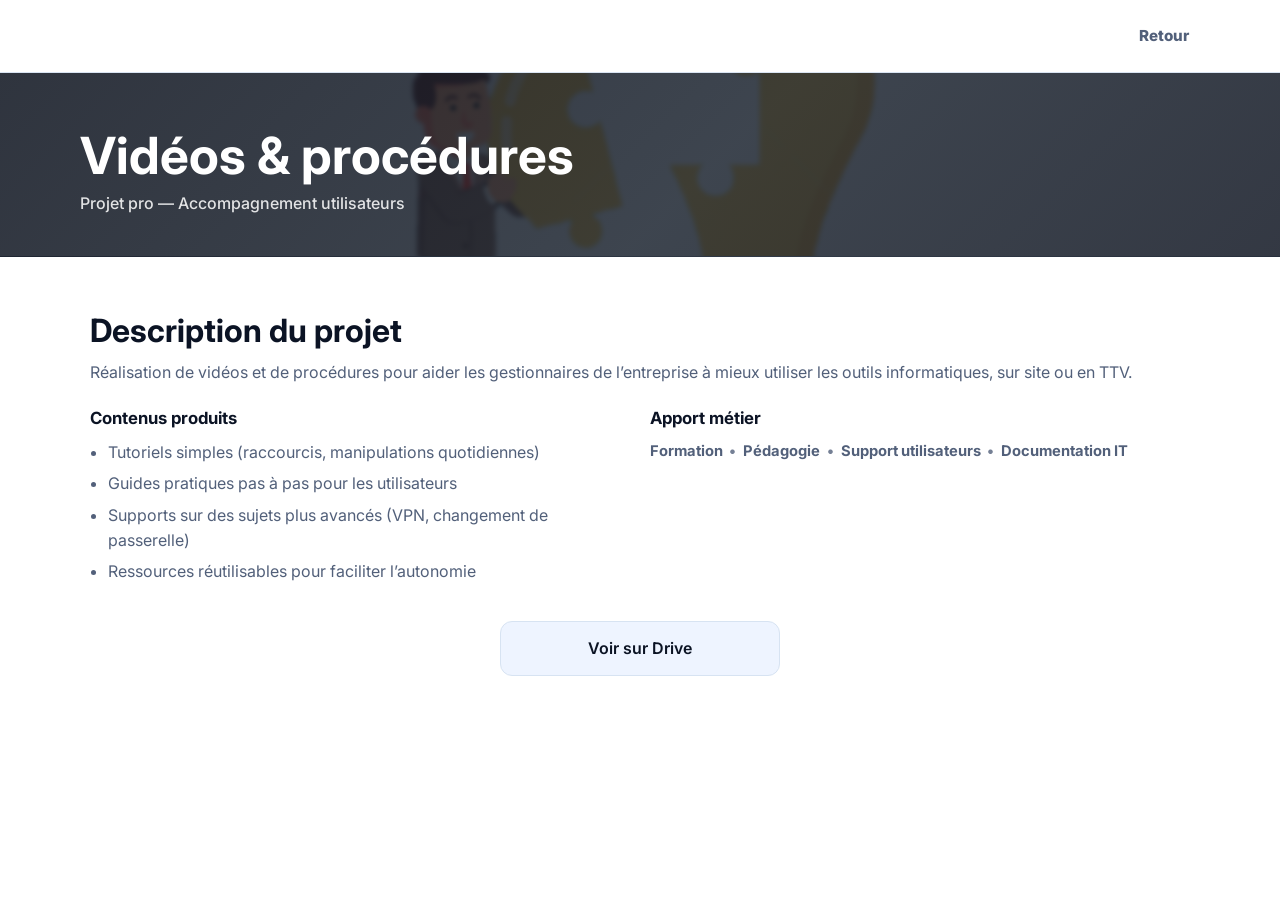
<file: pages/project-procedures.html>
<!DOCTYPE html>
<html lang="fr">
<head>
  <meta charset="UTF-8">
  <meta name="viewport" content="width=device-width, initial-scale=1.0">
  <title>Vidéos et procédures | Nassim HAMIDAT</title>
  <link rel="icon" href="../assets/images/profile/profile.jpeg" type="image/jpeg">
  <link rel="apple-touch-icon" href="../assets/images/profile/profile.jpeg">
  <link rel="preconnect" href="https://fonts.googleapis.com">
  <link rel="preconnect" href="https://fonts.gstatic.com" crossorigin>
  <link href="https://fonts.googleapis.com/css2?family=Inter:wght@400;500;600;700;800&display=swap" rel="stylesheet">
  <link rel="stylesheet" href="../styles.css">
</head>
<body>
  <header class="header">
    <div class="container nav">
      <a class="back-link" href="../index.html#projets">Retour</a>
    </div>
  </header>

  <section class="hero-wrap cover" style="--hero-cover: url('../assets/images/procedure/procedure_home.png');">
    <div class="container hero-inner">
      <h1>Vidéos & procédures</h1>
      <p class="hero-role">Projet pro — Accompagnement utilisateurs</p>
    </div>
  </section>

  <main class="page">
    <section>
      <h2>Description du projet</h2>
      <p class="mt-06">
        Réalisation de vidéos et de procédures pour aider les gestionnaires de l’entreprise à mieux utiliser les outils informatiques, sur site ou en TTV.
      </p>
    </section>

    <div class="detail-grid mt-125">
      <section>
        <h3>Contenus produits</h3>
        <ul>
          <li>Tutoriels simples (raccourcis, manipulations quotidiennes)</li>
          <li>Guides pratiques pas à pas pour les utilisateurs</li>
          <li>Supports sur des sujets plus avancés (VPN, changement de passerelle)</li>
          <li>Ressources réutilisables pour faciliter l’autonomie</li>
        </ul>
      </section>
      <section>
        <h3>Apport métier</h3>
        <div class="chip-list mt-05">
          <span class="chip">Formation</span>
          <span class="chip">Pédagogie</span>
          <span class="chip">Support utilisateurs</span>
          <span class="chip">Documentation IT</span>
        </div>
      </section>
    </div>

    <div class="center-action">
      <a class="btn secondary" href="https://drive.google.com/drive/u/1/folders/1gwCx7KvuPdOsFjkqqMdSXMj2GH1elJTi" target="_blank" rel="noreferrer">Voir sur Drive</a>
    </div>
  </main>
</body>
</html>
</file>
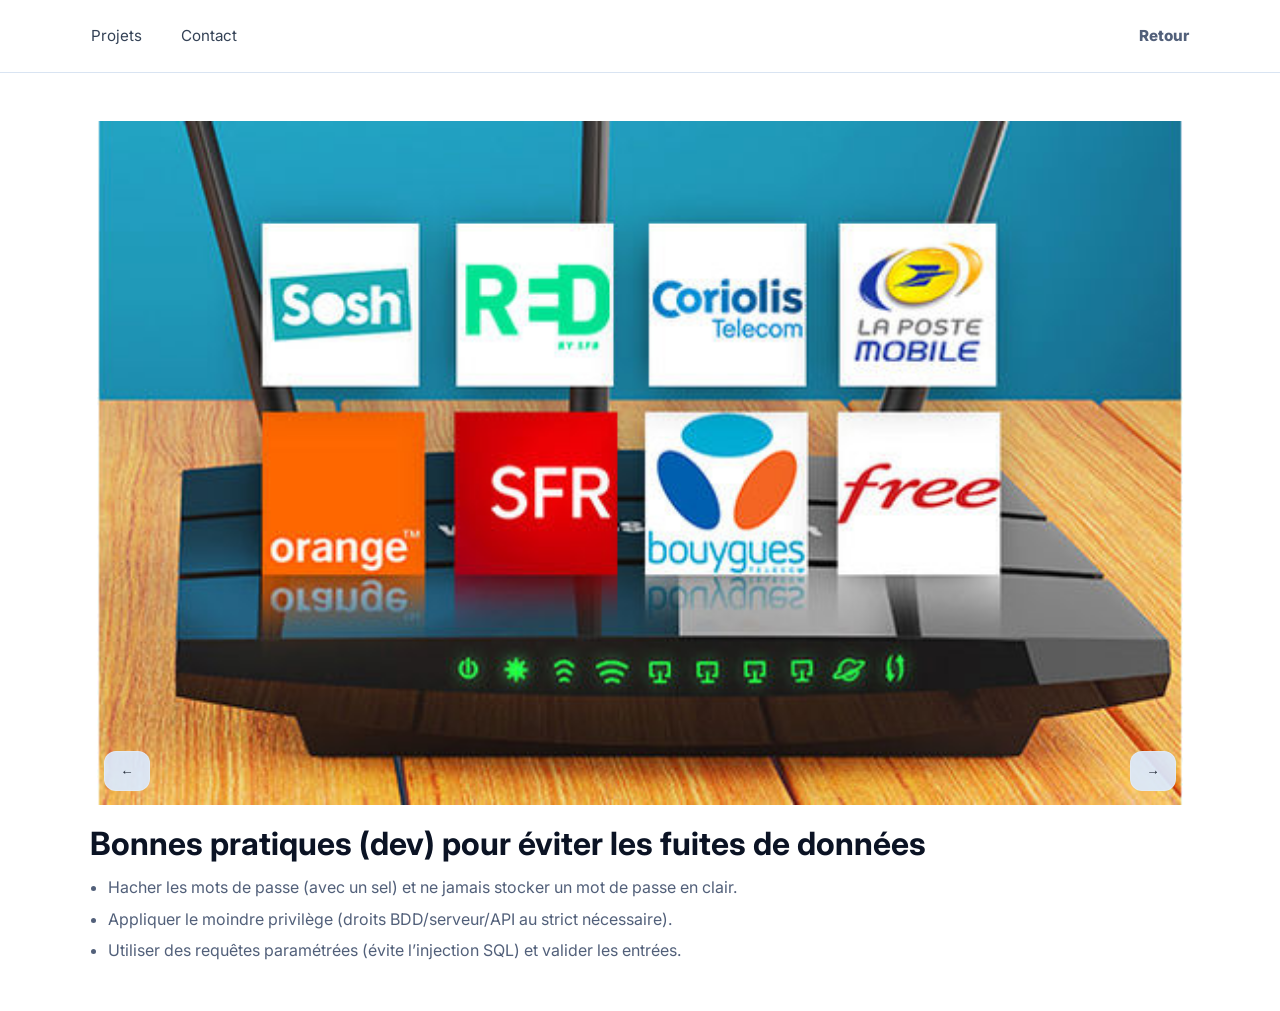
<file: pages/veille-1.html>
<!DOCTYPE html>
<html lang="fr">
<head>
  <meta charset="UTF-8">
  <meta name="viewport" content="width=device-width, initial-scale=1.0">
  <title>Fuites d'informations | Veille 1</title>
  <link rel="icon" href="../assets/images/profile/profile.jpeg" type="image/jpeg">
  <link rel="apple-touch-icon" href="../assets/images/profile/profile.jpeg">
  <link rel="preconnect" href="https://fonts.googleapis.com">
  <link rel="preconnect" href="https://fonts.gstatic.com" crossorigin>
  <link href="https://fonts.googleapis.com/css2?family=Inter:wght@400;500;600;700;800&display=swap" rel="stylesheet">
  <link rel="stylesheet" href="../styles.css">
</head>
<body>
  <header class="header">
    <div class="container nav">
      <nav>
        <a href="../index.html#projets">Projets</a>
        <a href="../index.html#contact">Contact</a>
      </nav>
      <a class="back-link" href="../index.html#veille">Retour</a>
    </div>
  </header>

  <main class="page slides-page">
    <section class="ppt" aria-label="Diaporama veille 1">
      <button class="ppt-btn ppt-prev" type="button" aria-label="Diapositive précédente">←</button>
      <button class="ppt-btn ppt-next" type="button" aria-label="Diapositive suivante">→</button>
      <img class="ppt-slide" id="ppt-slide" src="../assets/images/veille-1/1.jpg" alt="Diapositive">
    </section>

    <section class="mt-125">
      <h2>Bonnes pratiques (dev) pour éviter les fuites de données</h2>
      <ul class="mt-075">
        <li>Hacher les mots de passe (avec un sel) et ne jamais stocker un mot de passe en clair.</li>
        <li>Appliquer le moindre privilège (droits BDD/serveur/API au strict nécessaire).</li>
        <li>Utiliser des requêtes paramétrées (évite l’injection SQL) et valider les entrées.</li>
      </ul>
    </section>
  </main>

  <script>
    (() => {
      const slideImage = document.getElementById("ppt-slide");
      const nextButton = document.querySelector(".ppt-next");
      const prevButton = document.querySelector(".ppt-prev");

      const SLIDE_FOLDER = "../assets/images/veille-1/";
      const SLIDE_COUNT = 7;
      const FALLBACK_URL = `${SLIDE_FOLDER}1.jpg`;

      const getCandidateUrls = (index) => [`${SLIDE_FOLDER}${index}.jpg`, `${SLIDE_FOLDER}${index}.png`];

      const getStartIndexFromHash = () => {
        const hashValue = window.location.hash.replace("#", "");
        const parsed = Number.parseInt(hashValue, 10);
        if (!Number.isFinite(parsed) || parsed <= 0) return 1;
        return Math.min(parsed, SLIDE_COUNT);
      };

      const urlExists = (url) =>
        new Promise((resolve) => {
          const probe = new Image();
          const timer = window.setTimeout(() => {
            probe.src = "";
            resolve(false);
          }, 600);
          probe.onload = () => {
            window.clearTimeout(timer);
            resolve(true);
          };
          probe.onerror = () => {
            window.clearTimeout(timer);
            resolve(false);
          };
          probe.src = url;
        });

      let currentIndex = getStartIndexFromHash();

      const setSlide = (index, url) => {
        currentIndex = index;
        window.location.hash = String(index);
        slideImage.src = url;
      };

      const pickUrlForIndex = async (index) => {
        for (const url of getCandidateUrls(index)) {
          const ok = await urlExists(url);
          if (ok) return url;
        }
        return null;
      };

      const go = async (delta) => {
        for (let step = 1; step <= SLIDE_COUNT; step += 1) {
          const candidate =
            ((currentIndex - 1 + delta * step) % SLIDE_COUNT + SLIDE_COUNT) % SLIDE_COUNT + 1;
          const url = await pickUrlForIndex(candidate);
          if (url) {
            setSlide(candidate, url);
            return;
          }
        }
        slideImage.src = FALLBACK_URL;
      };

      slideImage.addEventListener("click", () => {
        void go(1);
      });

      nextButton.addEventListener("click", () => {
        void go(1);
      });

      prevButton.addEventListener("click", () => {
        void go(-1);
      });

      document.addEventListener("keydown", (event) => {
        if (event.key === " " || event.code === "Space" || event.key === "ArrowRight" || event.key === "PageDown") {
          event.preventDefault();
          void go(1);
          return;
        }
        if (event.key === "ArrowLeft" || event.key === "PageUp") {
          event.preventDefault();
          void go(-1);
        }
      });

      slideImage.addEventListener("error", () => {
        slideImage.src = FALLBACK_URL;
      });

      void (async () => {
        const url = await pickUrlForIndex(currentIndex);
        if (url) {
          setSlide(currentIndex, url);
          return;
        }
        slideImage.src = FALLBACK_URL;
      })();
    })();
  </script>
</body>
</html>
</file>
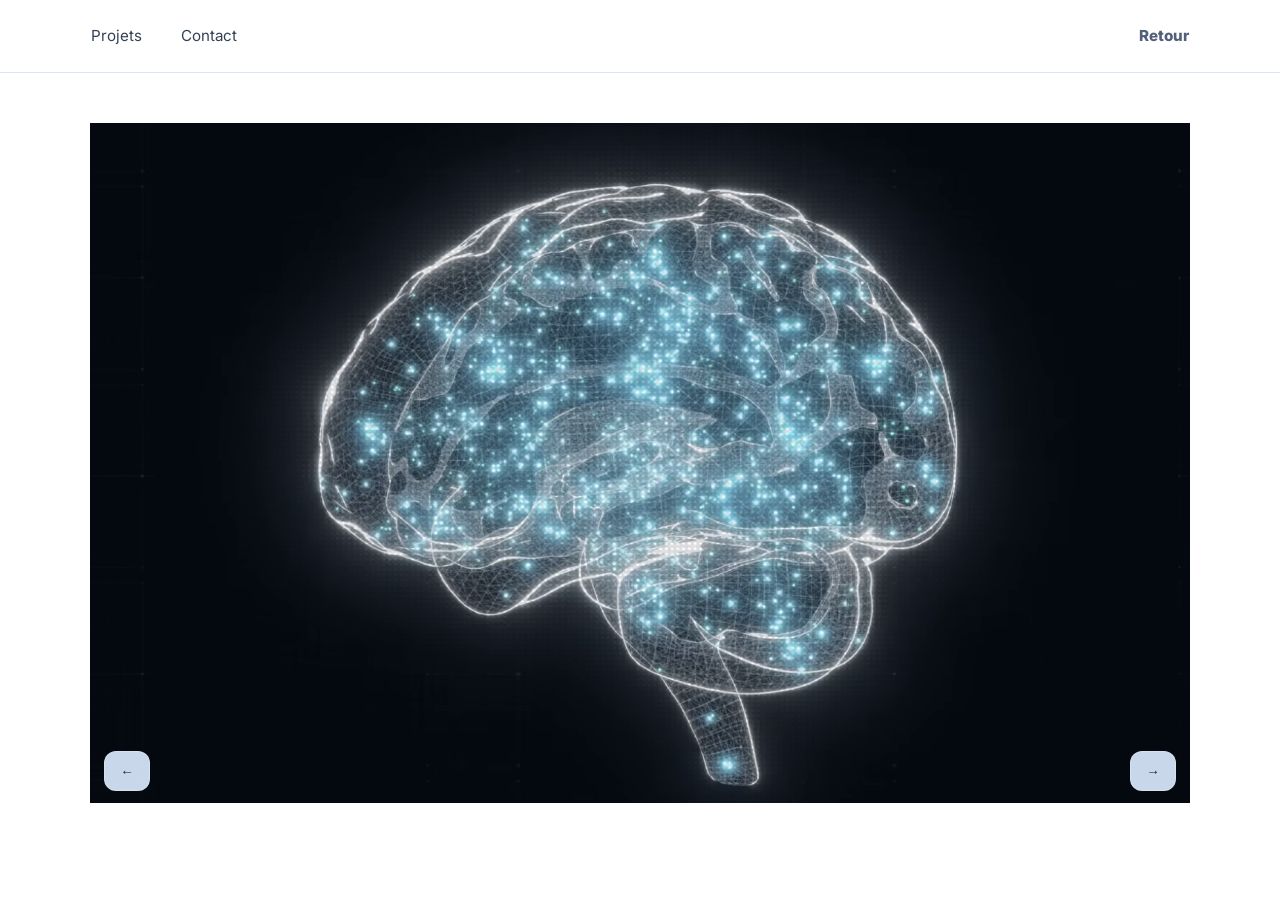
<file: pages/veille-2.html>
<!DOCTYPE html>
<html lang="fr">
<head>
  <meta charset="UTF-8">
  <meta name="viewport" content="width=device-width, initial-scale=1.0">
  <title>IA générative & autonomie | Veille 2</title>
  <link rel="icon" href="../assets/images/profile/profile.jpeg" type="image/jpeg">
  <link rel="apple-touch-icon" href="../assets/images/profile/profile.jpeg">
  <link rel="preconnect" href="https://fonts.googleapis.com">
  <link rel="preconnect" href="https://fonts.gstatic.com" crossorigin>
  <link href="https://fonts.googleapis.com/css2?family=Inter:wght@400;500;600;700;800&display=swap" rel="stylesheet">
  <link rel="stylesheet" href="../styles.css">
</head>
<body>
  <header class="header">
    <div class="container nav">
      <nav>
        <a href="../index.html#projets">Projets</a>
        <a href="../index.html#contact">Contact</a>
      </nav>
      <a class="back-link" href="../index.html#veille">Retour</a>
    </div>
  </header>

  <main class="page slides-page">
    <section class="ppt" aria-label="Diaporama veille 2">
      <button class="ppt-btn ppt-prev" type="button" aria-label="Diapositive précédente">←</button>
      <button class="ppt-btn ppt-next" type="button" aria-label="Diapositive suivante">→</button>
      <img class="ppt-slide" id="ppt-slide" src="../assets/images/veille-2/1.png" alt="Diapositive">
    </section>
  </main>

  <script>
    (() => {
      const slideImage = document.getElementById("ppt-slide");
      const nextButton = document.querySelector(".ppt-next");
      const prevButton = document.querySelector(".ppt-prev");

      const SLIDE_FOLDER = "../assets/images/veille-2/";
      const SLIDE_COUNT = 6;
      const FALLBACK_URL = `${SLIDE_FOLDER}1.png`;

      const getSlideUrl = (index) => `${SLIDE_FOLDER}${index}.png`;

      const getStartIndexFromHash = () => {
        const hashValue = window.location.hash.replace("#", "");
        const parsed = Number.parseInt(hashValue, 10);
        if (!Number.isFinite(parsed) || parsed <= 0) return 1;
        return Math.min(parsed, SLIDE_COUNT);
      };

      const urlExists = (url) =>
        new Promise((resolve) => {
          const probe = new Image();
          const timer = window.setTimeout(() => {
            probe.src = "";
            resolve(false);
          }, 600);
          probe.onload = () => {
            window.clearTimeout(timer);
            resolve(true);
          };
          probe.onerror = () => {
            window.clearTimeout(timer);
            resolve(false);
          };
          probe.src = url;
        });

      let currentIndex = getStartIndexFromHash();

      const setSlide = (index) => {
        currentIndex = index;
        window.location.hash = String(index);
        slideImage.src = getSlideUrl(index);
      };

      const go = async (delta) => {
        for (let step = 1; step <= SLIDE_COUNT; step += 1) {
          const candidate =
            ((currentIndex - 1 + delta * step) % SLIDE_COUNT + SLIDE_COUNT) % SLIDE_COUNT + 1;
          const url = getSlideUrl(candidate);
          const ok = await urlExists(url);
          if (ok) {
            setSlide(candidate);
            return;
          }
        }
        slideImage.src = FALLBACK_URL;
      };

      slideImage.addEventListener("click", () => {
        void go(1);
      });

      nextButton.addEventListener("click", () => {
        void go(1);
      });

      prevButton.addEventListener("click", () => {
        void go(-1);
      });

      document.addEventListener("keydown", (event) => {
        if (event.key === " " || event.code === "Space" || event.key === "ArrowRight" || event.key === "PageDown") {
          event.preventDefault();
          void go(1);
          return;
        }
        if (event.key === "ArrowLeft" || event.key === "PageUp") {
          event.preventDefault();
          void go(-1);
        }
      });

      slideImage.addEventListener("error", () => {
        slideImage.src = FALLBACK_URL;
      });

      void (async () => {
        const ok = await urlExists(getSlideUrl(currentIndex));
        if (ok) {
          setSlide(currentIndex);
          return;
        }
        slideImage.src = FALLBACK_URL;
      })();
    })();
  </script>
</body>
</html>
</file>
<file: styles.css>
:root {
  --bg: #f2f4f8;
  --panel: #ffffff;
  --text: #0b1324;
  --muted: #52607a;
  --primary: #2563eb;
  --primary-dark: #1e40af;
  --secondary: #eef4ff;
  --border: #d7e3f2;
  --line: #9bc2ff;
  --accent: #dbeafe;
  --shadow: 0 22px 50px rgba(37, 99, 235, 0.09);
  --shadow-soft: 0 10px 30px rgba(15, 23, 42, 0.06);

  --hero-bg: linear-gradient(135deg, #0b1220 0%, #1f2937 55%, #111827 100%);
  --hero-accent: #5b7cfa;
  
  /* École - Bleu moderne */
  --school-bg: linear-gradient(135deg, #667eea 0%, #764ba2 100%);
  --school-text: #ffffff;
  
  /* Travail - Vert professionnel */
  --work-bg: linear-gradient(135deg, #11998e 0%, #38ef7d 100%);
  --work-text: #ffffff;
  
  /* Veille - Orange créatif */
  --watch-bg: linear-gradient(135deg, #fc466b 0%, #3f5efb 100%);
  --watch-text: #ffffff;
}

* {
  box-sizing: border-box;
}

html,
body {
  margin: 0;
  padding: 0;
  font-family: Inter, sans-serif;
  background: #ffffff;
  color: var(--text);
  scroll-behavior: smooth;
}

body {
  line-height: 1.6;
  background: #ffffff;
}

main {
  background: #ffffff;
}

a {
  color: inherit;
  text-decoration: none;
}

.container {
  width: min(1120px, 92%);
  margin: 0 auto;
}

.hero-inner {
  padding: 2.5rem 0;
}

.mt-05 { margin-top: 0.5rem; }

.mt-06 { margin-top: 0.6rem; }

.mt-075 { margin-top: 0.75rem; }

.mt-125 { margin-top: 1.25rem; }

.header {
  position: sticky;
  top: 0;
  z-index: 20;
  background: rgba(255, 255, 255, 0.92);
  border-bottom: 1px solid rgba(215, 227, 242, 0.95);
  backdrop-filter: blur(10px);
}

.nav {
  min-height: 72px;
  display: flex;
  align-items: center;
  justify-content: space-between;
  gap: 1rem;
}

.brand {
  font-size: 1.02rem;
  font-weight: 800;
  color: var(--primary);
}

.back-link {
  margin-left: auto;
  font-size: 0.95rem;
  font-weight: 800;
  color: var(--muted);
  padding: 0.45rem 0.7rem;
  border-radius: 10px;
}

.back-link:hover {
  color: var(--primary);
}

nav {
  display: flex;
  gap: 1rem;
  flex-wrap: wrap;
}

nav a {
  color: #344256;
  font-size: 0.95rem;
  position: relative;
  padding: 0.45rem 0.7rem;
  border-radius: 10px;
}

nav a:hover { color: var(--primary); }

nav a::after { content: none; }

.menu-btn {
  display: none;
  border: 1px solid var(--border);
  background: var(--panel);
  color: var(--text);
  border-radius: 10px;
  padding: 0.35rem 0.65rem;
}

.hero-wrap {
  background: var(--hero-bg);
  border-bottom: 1px solid rgba(255, 255, 255, 0.08);
}

.hero-wrap.cover {
  position: relative;
  overflow: hidden;
  background: var(--hero-bg);
}

.hero-wrap.cover::after {
  content: "";
  position: absolute;
  inset: 0;
  background-image: var(--hero-cover);
  background-size: cover;
  background-position: center;
  background-repeat: no-repeat;
  filter: blur(2px) brightness(0.55) saturate(1.1);
  transform: scale(1.05);
  z-index: 0;
  pointer-events: none;
}

.hero-wrap.cover::before {
  content: "";
  position: absolute;
  inset: 0;
  background: var(--hero-bg);
  opacity: 0.72;
  z-index: 1;
  pointer-events: none;
}

.hero-wrap.cover > .container,
.hero-wrap.cover > .hero {
  position: relative;
  z-index: 2;
}

.hero {
  padding: 4.25rem 0 3.25rem;
  display: grid;
  grid-template-columns: minmax(0, 1.2fr) minmax(260px, 360px);
  gap: 2rem;
  align-items: stretch;
}

.hero-content {
  padding: 0;
}

.badge,
.section-kicker,
.timeline-date {
  display: inline-block;
  font-size: 0.8rem;
  font-weight: 700;
  letter-spacing: 0.08em;
  text-transform: uppercase;
  color: var(--muted);
}

.badge {
  padding: 0;
  border: none;
  border-radius: 0;
  color: rgba(255, 255, 255, 0.9);
  background: transparent;
}

h1 {
  margin: 1rem 0 0.5rem;
  font-size: clamp(2.2rem, 4vw, 3.6rem);
  line-height: 1.05;
}

.hero-wrap h1 {
  color: #ffffff;
}

h2 {
  margin: 0.4rem 0 0;
  font-size: clamp(1.5rem, 3vw, 2rem);
  line-height: 1.2;
}

h3 {
  margin: 0 0 0.5rem;
  font-size: 1.05rem;
}

p {
  margin: 0;
  color: var(--muted);
}

.hero-role {
  font-size: 1rem;
  color: rgba(255, 255, 255, 0.86);
  font-weight: 500;
}

.hero-text {
  margin-top: 1rem;
  max-width: 620px;
  color: rgba(255, 255, 255, 0.74);
}

.hero-name {
  display: block;
  margin-top: 0.25rem;
  color: var(--hero-accent);
  font-weight: 800;
}

.hero-actions,
.contact-actions {
  display: flex;
  gap: 0.8rem;
  flex-wrap: wrap;
  margin-top: 1.25rem;
}

.btn {
  display: inline-flex;
  align-items: center;
  justify-content: center;
  padding: 0.85rem 1.1rem;
  border-radius: 12px;
  border: 1px solid transparent;
  font-weight: 600;
  transition: transform 0.2s ease, background 0.2s ease, color 0.2s ease, border-color 0.2s ease, box-shadow 0.2s ease;
}

.btn.primary {
  background: var(--primary);
  color: #ffffff;
}

.btn.primary:hover {
  background: var(--primary-dark);
  transform: translateY(-1px);
  box-shadow: 0 12px 24px rgba(37, 99, 235, 0.2);
}

.btn.secondary {
  background: var(--secondary);
  color: var(--text);
  border-color: var(--border);
}

.btn.secondary:hover {
  background: #dbeafe;
  transform: translateY(-1px);
}

.btn.github {
  background: #0b1324;
  color: #ffffff;
  border-color: rgba(255, 255, 255, 0.08);
  gap: 0.55rem;
}

.btn.github:hover {
  background: #0f172a;
  transform: translateY(-1px);
  box-shadow: 0 14px 30px rgba(15, 23, 42, 0.22);
}

.btn.github svg {
  width: 18px;
  height: 18px;
  display: block;
  fill: currentColor;
}

.btn svg {
  width: 18px;
  height: 18px;
  display: block;
}

.btn.with-icon {
  gap: 0.55rem;
}

.hero-wrap .btn.secondary {
  background: rgba(255, 255, 255, 0.08);
  color: rgba(255, 255, 255, 0.92);
  border-color: rgba(255, 255, 255, 0.18);
}

.hero-wrap .btn.secondary:hover {
  background: rgba(255, 255, 255, 0.12);
}

.btn.outline {
  background: transparent;
  color: rgba(255, 255, 255, 0.92);
  border-color: rgba(255, 255, 255, 0.28);
}

.btn.outline:hover {
  background: rgba(255, 255, 255, 0.1);
  transform: translateY(-1px);
}

.hero-photo {
  display: grid;
  align-items: center;
  justify-items: center;
}

.avatar-ring {
  width: min(320px, 72vw);
  aspect-ratio: 1;
  border-radius: 999px;
  padding: 8px;
  background: rgba(91, 124, 250, 0.12);
  border: 4px solid rgba(91, 124, 250, 0.92);
  box-shadow: 0 26px 60px rgba(0, 0, 0, 0.35);
  display: grid;
  place-items: center;
  overflow: hidden;
}

.avatar-img {
  width: 100%;
  height: 100%;
  border-radius: 999px;
  object-fit: contain;
  object-position: center 24%;
  transform: scale(1.35);
  display: block;
}

.section {
  padding: 3rem 0;
}

.section + .section {
  border-top: 1px solid rgba(215, 227, 242, 0.8);
}

.section-heading {
  margin-bottom: 1.25rem;
  display: grid;
  gap: 0.3rem;
  justify-items: center;
  text-align: center;
}

.section-heading::after {
  content: "";
  width: 68px;
  height: 3px;
  margin-top: 0.35rem;
  border-radius: 999px;
  background: var(--primary);
}

.about-layout {
  display: grid;
  grid-template-columns: minmax(0, 1.25fr) minmax(0, 1fr);
  gap: 1.5rem;
  align-items: start;
}

.about-card {
  padding: 0 !important;
  background: transparent !important;
  border: none !important;
  border-radius: 0 !important;
  box-shadow: none !important;
}

.about-card h3 {
  margin: 0;
  font-size: 1.2rem;
}

.about-card p {
  margin-top: 0.85rem;
}

.about-paragraph {
  margin-top: 0.95rem;
}

.skill-grid {
  display: grid;
  grid-template-columns: repeat(2, minmax(0, 1fr));
  gap: 1rem;
  align-content: start;
}

.skill-card {
  text-align: center;
  padding: 1.2rem 1.1rem;
  display: flex;
  flex-direction: column;
  justify-content: center;
  min-height: 138px;
  background: linear-gradient(180deg, rgba(248, 251, 255, 0.95) 0%, rgba(219, 234, 254, 0.6) 100%);
}

.skill-icon {
  width: 48px;
  height: 48px;
  margin: 0 auto 0.75rem;
  border-radius: 14px;
  display: grid;
  place-items: center;
  background: rgba(37, 99, 235, 0.12);
  color: var(--primary);
}

.skill-icon svg {
  width: 26px;
  height: 26px;
  display: block;
}

.skill-card h4 {
  margin: 0;
  font-size: 1rem;
}

.skill-card p {
  margin-top: 0.25rem;
  font-size: 0.92rem;
}

.skill-card:last-child {
  grid-column: 1 / -1;
  width: min(380px, 100%);
  justify-self: center;
}

.grid,
.timeline,
.contact-layout {
  display: grid;
  gap: 1rem;
}

.grid.two {
  grid-template-columns: repeat(2, minmax(0, 1fr));
}

.grid.auto {
  grid-template-columns: repeat(auto-fit, minmax(260px, 1fr));
}

.grid.three {
  grid-template-columns: repeat(3, minmax(0, 1fr));
}

.card {
  background: var(--panel);
  border: 1px solid var(--border);
  border-radius: 18px;
  padding: 1.35rem;
  box-shadow: var(--shadow-soft);
  transition: transform 0.2s ease, border-color 0.2s ease, box-shadow 0.2s ease, background 0.2s ease;
}

.card:hover {
  transform: translateY(-3px);
  border-color: rgba(37, 99, 235, 0.35);
  box-shadow: 0 18px 45px rgba(15, 23, 42, 0.08);
}

.project-card {
  display: flex;
  flex-direction: column;
  justify-content: flex-start;
  gap: 0;
  padding: 0;
  overflow: hidden;
  min-height: 100%;
  position: relative;
}

.project-media {
  width: 100%;
  aspect-ratio: 16 / 9;
  display: grid;
  place-items: center;
  font-size: 1.15rem;
  font-weight: 800;
  letter-spacing: 0.02em;
  color: #ffffff;
  background:
    radial-gradient(circle at top right, rgba(37, 99, 235, 0.18), transparent 55%),
    linear-gradient(180deg, #f8fbff 0%, #dbeafe 100%);
  border-top-left-radius: 18px;
  border-top-right-radius: 18px;
  position: relative;
  overflow: hidden;
}
 
.card-link {
  display: block;
}

.veille-card::after { content: none; }

.project-media.has-image {
  background: #0b1220;
}

.project-img {
  position: absolute;
  inset: 0;
  width: 100%;
  height: 100%;
  object-fit: cover;
  transform: scale(1.02);
  filter: saturate(1.05) contrast(1.02);
}

.media-label {
  position: absolute;
  left: 14px;
  bottom: 14px;
  padding: 0;
  border-radius: 0;
  font-size: 0.85rem;
  font-weight: 800;
  letter-spacing: 0.02em;
  color: rgba(255, 255, 255, 0.95);
  background: transparent;
  border: none;
  backdrop-filter: none;
  text-shadow: 0 10px 30px rgba(0, 0, 0, 0.45);
}

.detail-hero {
  width: 100%;
  aspect-ratio: 16 / 9;
  border-radius: 14px;
  overflow: hidden;
  margin-bottom: 1.25rem;
  background: #0b1220;
  border: 1px solid var(--border);
}

.detail-hero img {
  width: 100%;
  height: 100%;
  object-fit: cover;
  display: block;
}

.gallery {
  display: grid;
  gap: 0.85rem;
  grid-template-columns: repeat(auto-fit, minmax(220px, 1fr));
}

.gallery-item {
  background: transparent;
  border: none;
  border-radius: 0;
  box-shadow: none;
}

.detail-grid {
  display: grid;
  gap: 1.2rem;
  grid-template-columns: minmax(0, 1fr) minmax(0, 1fr);
}

.chip-list {
  display: flex;
  gap: 0.4rem;
  flex-wrap: wrap;
}

.chip {
  display: inline;
  padding: 0;
  border-radius: 0;
  font-size: 0.92rem;
  font-weight: 700;
  color: var(--muted);
  background: transparent;
  border: none;
}

.chip + .chip::before {
  content: "•";
  display: inline-block;
  margin: 0 0.45rem 0 0;
  color: rgba(82, 96, 122, 0.8);
}

.prestige-media {
  background:
    linear-gradient(135deg, rgba(15, 23, 42, 0.18), rgba(37, 99, 235, 0.12)),
    linear-gradient(135deg, #0f172a 0%, #2563eb 100%);
}

.premium-media {
  background:
    linear-gradient(135deg, rgba(30, 64, 175, 0.14), rgba(56, 189, 248, 0.18)),
    linear-gradient(135deg, #2563eb 0%, #38bdf8 100%);
}

.work-media {
  background:
    linear-gradient(135deg, rgba(37, 99, 235, 0.14), rgba(148, 163, 184, 0.18)),
    linear-gradient(135deg, #64748b 0%, #1d4ed8 100%);
}

.watch-media-one {
  background:
    linear-gradient(135deg, rgba(15, 23, 42, 0.16), rgba(59, 130, 246, 0.2)),
    linear-gradient(135deg, #1e293b 0%, #2563eb 100%);
}

.watch-media-two {
  background:
    linear-gradient(135deg, rgba(37, 99, 235, 0.18), rgba(14, 165, 233, 0.2)),
    linear-gradient(135deg, #0f766e 0%, #2563eb 100%);
}

.project-body {
  padding: 1.05rem 1.25rem 1.25rem;
  display: grid;
  gap: 0.6rem;
  flex: 1;
}

.project-top {
  display: grid;
  gap: 0.35rem;
}

.pill {
  display: inline-flex;
  align-items: center;
  justify-content: center;
  width: fit-content;
  padding: 0.3rem 0.6rem;
  border-radius: 999px;
  font-size: 0.75rem;
  font-weight: 700;
  letter-spacing: 0.06em;
  text-transform: uppercase;
  color: var(--primary);
  background: rgba(37, 99, 235, 0.1);
  border: 1px solid rgba(37, 99, 235, 0.2);
}

.projects-split {
  display: grid;
  gap: 1.35rem;
  grid-template-columns: 1fr;
}

.projects-block {
  padding: 1.25rem;
  border-radius: 18px;
  border: 1px solid var(--border);
  background: #ffffff;
  box-shadow: var(--shadow-soft);
}

.projects-school {
  border-top: 3px solid rgba(91, 124, 250, 0.85);
}

.projects-work {
  border-top: 3px solid rgba(17, 153, 142, 0.75);
}

.projects-block-heading {
  display: grid;
  gap: 0.2rem;
  margin-bottom: 0.9rem;
}

.center-action {
  display: flex;
  justify-content: center;
  margin-top: 2.25rem;
  gap: 0.75rem;
  flex-wrap: wrap;
}

.center-action .btn {
  min-width: min(280px, 100%);
}

.btn.disabled {
  opacity: 0.55;
  pointer-events: none;
}

ul {
  margin: 0;
  padding-left: 1.1rem;
  color: var(--muted);
}

li + li {
  margin-top: 0.35rem;
}

.inline-link {
  color: var(--primary);
  text-decoration: underline;
  text-underline-offset: 3px;
}

.inline-link:hover {
  color: var(--primary-dark);
}

.sources-list {
  list-style: none;
  padding: 0;
  margin: 0.85rem 0 0;
  display: grid;
  gap: 0.75rem;
}

.sources-list li {
  display: flex;
  gap: 0.75rem;
  align-items: flex-start;
  padding: 0.85rem 0.9rem;
  border: 1px solid var(--border);
  border-radius: 14px;
  background: linear-gradient(180deg, rgba(255, 255, 255, 0.98) 0%, rgba(246, 249, 255, 0.92) 100%);
}

.source-link {
  flex: 1;
  color: var(--primary);
  font-weight: 800;
  text-decoration: underline;
  text-underline-offset: 3px;
}

.source-link:hover {
  color: var(--primary-dark);
}

.source-meta {
  font-size: 0.78rem;
  font-weight: 800;
  color: var(--muted);
  padding: 0;
  border: none;
  border-radius: 0;
  background: transparent;
  white-space: nowrap;
}

.source-meta::before {
  content: "— ";
}

.deck {
  display: grid;
  grid-auto-flow: column;
  grid-auto-columns: 100%;
  gap: 1rem;
  overflow-x: auto;
  scroll-snap-type: x mandatory;
  padding-bottom: 0.25rem;
  -webkit-overflow-scrolling: touch;
  scrollbar-width: thin;
}

.slides-page {
  width: min(1280px, 96%);
}

.deck-slides {
  grid-auto-columns: 100%;
}

.slide {
  scroll-snap-align: start;
  padding: 0;
  overflow: hidden;
}

.slide-media {
  width: 100%;
  height: min(76vh, 720px);
  background: #0b1220;
  border: 1px solid var(--border);
  border-radius: 18px;
  overflow: hidden;
}

.slide-media img {
  width: 100%;
  height: 100%;
  object-fit: contain;
  display: block;
  background: #0b1220;
}

.slide-content {
  padding: 1.35rem;
}

.slide-content h2 {
  margin: 0;
}

.deck-dots {
  display: flex;
  justify-content: center;
  gap: 0.55rem;
}

.deck-dots a {
  width: 10px;
  height: 10px;
  border-radius: 999px;
  background: rgba(37, 99, 235, 0.25);
  border: 1px solid rgba(37, 99, 235, 0.35);
}

.deck-dots a:hover {
  background: rgba(37, 99, 235, 0.4);
}

.ppt {
  position: relative;
  width: 100%;
  background: transparent;
  border: none;
  border-radius: 0;
  overflow: hidden;
  height: min(76vh, 720px);
}

.ppt-slide {
  width: 100%;
  height: 100%;
  object-fit: contain;
  display: block;
  background: transparent;
}

.ppt-btn {
  position: absolute;
  bottom: 14px;
  width: 46px;
  height: 40px;
  border-radius: 12px;
  border: 1px solid rgba(255, 255, 255, 0.22);
  background: rgba(219, 234, 254, 0.92);
  color: rgba(11, 18, 32, 0.92);
  font-weight: 900;
  display: grid;
  place-items: center;
}

.ppt-btn:hover {
  background: rgba(191, 219, 254, 0.98);
}

.ppt-prev {
  left: 14px;
}

.ppt-next {
  right: 14px;
}

@media (max-width: 640px) {
  .ppt {
    height: 70vh;
  }
}

.form {
  display: grid;
  gap: 0.65rem;
}

.timeline {
  position: relative;
  gap: 2rem;
}

.timeline::before {
  content: "";
  position: absolute;
  top: 0;
  bottom: 0;
  left: 50%;
  transform: translateX(-50%);
  width: 2px;
  background: linear-gradient(180deg, rgba(37, 99, 235, 0.55) 0%, rgba(148, 163, 184, 0.7) 100%);
}

.timeline-item {
  position: relative;
  width: calc(50% - 2rem);
  padding: 1.45rem;
}

.timeline-item::before {
  content: "";
  position: absolute;
  top: 1.6rem;
  width: 16px;
  height: 16px;
  border-radius: 999px;
  background: #ffffff;
  border: 3px solid var(--primary);
  box-shadow: 0 0 0 8px rgba(37, 99, 235, 0.08);
}

.timeline-item:nth-child(odd) {
  margin-right: auto;
}

.timeline-item:nth-child(odd)::before {
  right: -2.55rem;
}

.timeline-item:nth-child(even) {
  margin-left: auto;
}

.timeline-item:nth-child(even)::before {
  left: -2.55rem;
}

.timeline-date {
  color: var(--primary);
  margin-bottom: 0.5rem;
  padding: 0.2rem 0.65rem;
  border-radius: 999px;
  background: rgba(37, 99, 235, 0.08);
}

.contact-layout.single {
  grid-template-columns: 1fr;
}

.contact-wrap {
  background: var(--hero-bg);
  padding: 3rem 0 3.5rem;
  border-top: 1px solid rgba(255, 255, 255, 0.06);
}

.contact-simple .section-heading h2 {
  color: #ffffff;
}

.contact-sub {
  color: #ffffff;
  text-align: center;
  font-weight: 700;
  margin: 0.75rem 0 1.25rem;
}

.contact-list {
  list-style: none;
  padding: 0;
  margin: 0 auto;
  width: min(640px, 92%);
  display: grid;
  gap: 0.85rem;
}

.contact-item {
  display: flex;
  align-items: center;
  gap: 0.75rem;
  color: rgba(255, 255, 255, 0.85);
}

.contact-item a {
  color: rgba(255, 255, 255, 0.9);
}

.contact-item a:hover {
  color: #a7b8ff;
}

.contact-icon {
  width: 40px;
  height: 40px;
  border-radius: 999px;
  display: inline-grid;
  place-items: center;
  font-weight: 800;
  color: #dbe4ff;
  background: rgba(91, 124, 250, 0.18);
  border: 1px solid rgba(255, 255, 255, 0.18);
}

label {
  font-weight: 600;
}

input,
textarea {
  width: 100%;
  padding: 0.8rem 0.9rem;
  border-radius: 12px;
  border: 1px solid var(--border);
  background: #ffffff;
  color: var(--text);
  font: inherit;
}

input:focus,
textarea:focus {
  outline: none;
  border-color: var(--primary);
}

.footer {
  border-top: 1px solid var(--border);
  padding: 1.4rem 0 2.2rem;
  margin-top: 2rem;
  background: #ffffff;
}

.page {
  padding: 3rem 0;
  width: min(1100px, 92%);
  margin: 0 auto;
}

@media (max-width: 900px) {
  .hero,
  .grid.two,
  .grid.three,
  .contact-layout,
  .projects-split {
    grid-template-columns: 1fr;
  }

  .about-layout {
    grid-template-columns: 1fr;
  }

  .skill-card:last-child {
    width: 100%;
    justify-self: stretch;
  }

  .menu-btn {
    display: none;
  }

  nav {
    position: static;
    display: flex;
    flex-direction: row;
    padding: 0;
    border: none;
    border-radius: 0;
    background: transparent;
    box-shadow: none;
  }
}

@media (max-width: 640px) {
  .slides-page {
    width: min(1120px, 92%);
  }

  .slide-media {
    height: 70vh;
  }

  .hero {
    padding-top: 3.25rem;
  }

  .timeline::before {
    left: 10px;
    transform: none;
  }

  .timeline-item {
    width: 100%;
    padding-left: 1.7rem;
    padding-top: 1.25rem;
    padding-right: 1.25rem;
  }

  .timeline-item::before {
    left: 3px;
    right: auto;
    box-shadow: none;
  }

  .timeline-item:nth-child(odd),
  .timeline-item:nth-child(even) {
    margin-left: 0;
    margin-right: 0;
  }

  .btn {
    width: 100%;
  }
}
</file>
